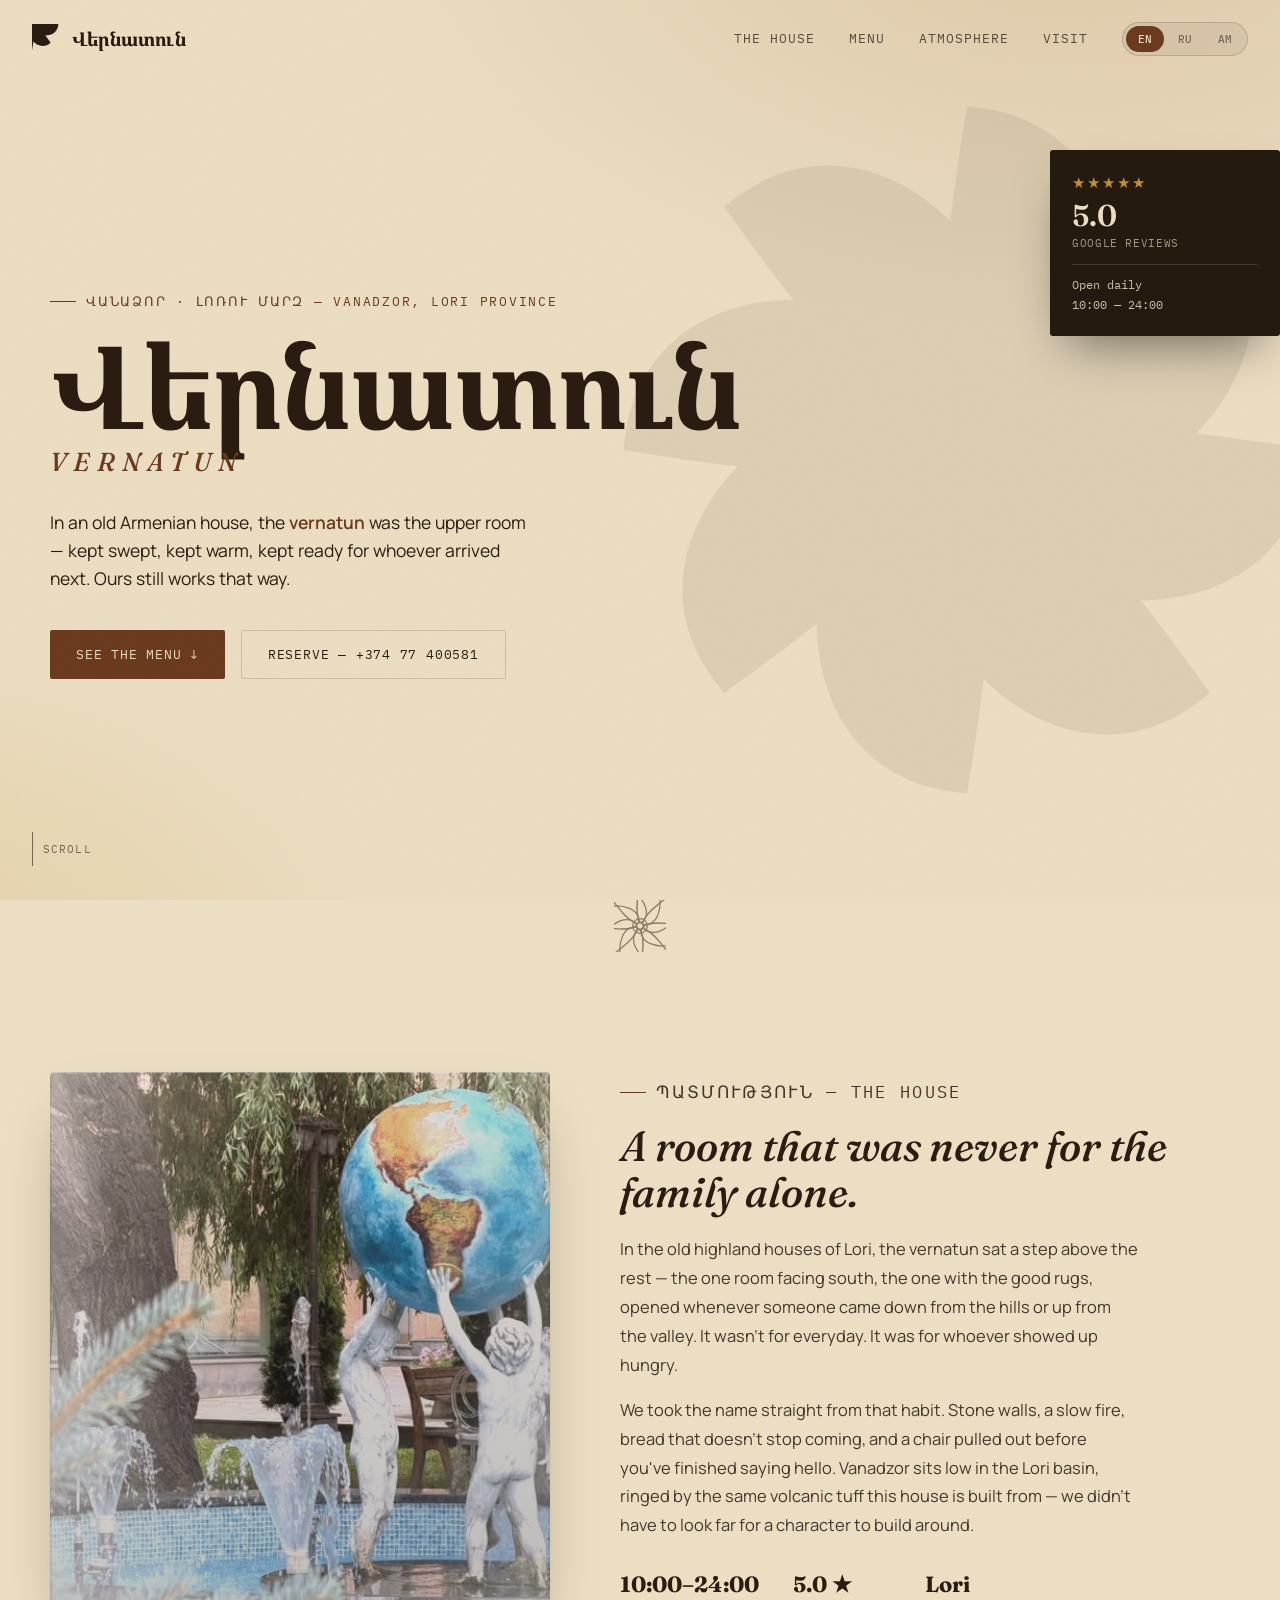
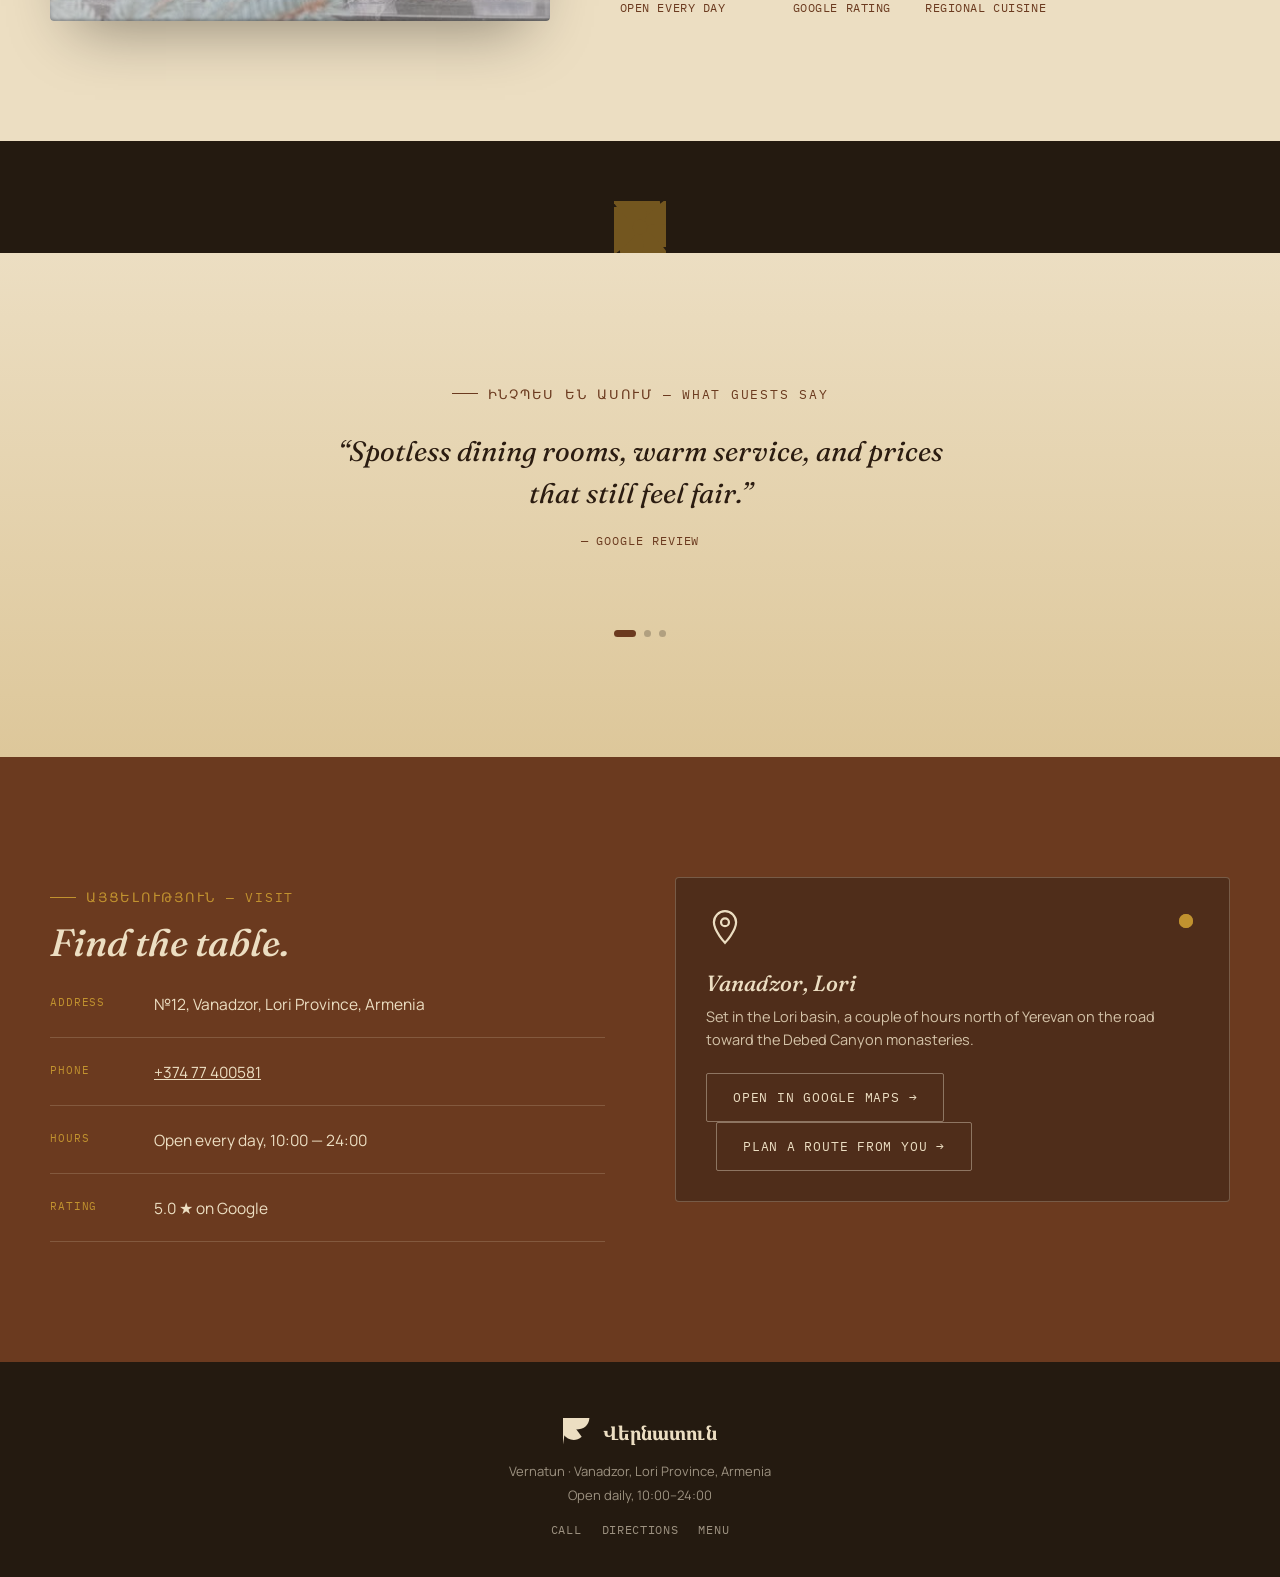
<file: index.html>
<!DOCTYPE html>
<html lang="en">
<head>
<meta charset="UTF-8">
<meta name="viewport" content="width=device-width, initial-scale=1.0">
<title>Վերնատուն · Vernatun — Vanadzor</title>
<meta name="description" content="Vernatun — an Armenian restaurant in Vanadzor, Lori Province. Khorovats, khashlama, dolma, fresh lavash, and the old habit of keeping a room ready for guests.">
<link rel="preconnect" href="https://fonts.googleapis.com">
<link rel="preconnect" href="https://fonts.gstatic.com" crossorigin>
<link href="https://fonts.googleapis.com/css2?family=Fraunces:opsz,wght@9..144,300;9..144,400;9..144,500;9..144,600;9..144,700&family=Noto+Serif+Armenian:wght@400;600;700&family=Manrope:wght@400;500;600;700&family=IBM+Plex+Mono:wght@400;500&display=swap" rel="stylesheet">
<link rel="stylesheet" href="style.css">
</head>
<body>

<div class="grain" aria-hidden="true"></div>

<!-- ============ HEADER ============ -->
<header id="siteHeader">
  <a href="#top" class="brand">
    <svg viewBox="0 0 100 100" fill="none" aria-hidden="true"><use href="#emblem-petal-group"></use></svg>
    Վերնատուն
  </a>
  <nav>
    <a href="#story" data-i18n="nav_house">The House</a>
    <a href="menu.html" data-i18n="nav_menu">Menu</a>
    <a href="#atmosphere" data-i18n="nav_atmosphere">Atmosphere</a>
    <a href="visit.html" data-i18n="nav_visit">Visit</a>
    <div class="lang-switch" id="langSwitch" role="group" aria-label="Language">
      <span class="lang-thumb" id="langThumb" aria-hidden="true"></span>
      <button type="button" class="lang-btn active" data-lang="en">EN</button>
      <button type="button" class="lang-btn" data-lang="ru">RU</button>
      <button type="button" class="lang-btn" data-lang="hy">AM</button>
    </div>
  </nav>
</header>

<!-- ============ HERO ============ -->
<section class="hero" id="top">
  <svg class="hero-emblem-bg" viewBox="0 0 200 200" aria-hidden="true"><use href="#emblem-petal-group" x="100" y="100"></use></svg>
  <div class="hero-inner">
    <p class="eyebrow" data-i18n="hero_eyebrow">Վանաձոր · Լոռու մարզ — Vanadzor, Lori Province</p>
    <h1 class="word-hy">Վերնատուն</h1>
    <p class="word-lat">Vernatun</p>
    <p class="hero-tagline" data-i18n="hero_tagline">In an old Armenian house, the <b>vernatun</b> was the upper room — kept swept, kept warm, kept ready for whoever arrived next. Ours still works that way.</p>
    <div class="hero-actions">
      <a href="menu.html" class="btn btn-solid" data-i18n="hero_cta_menu">See the menu ↓</a>
      <a href="tel:+37477400581" class="btn btn-ghost" data-i18n="hero_cta_reserve">Reserve — +374 77 400581</a>
    </div>
  </div>
  <div class="hero-plaque">
    <div class="stars">★★★★★</div>
    <div class="rating-num">5.0</div>
    <div class="rating-sub" data-i18n="plaque_reviews">Google reviews</div>
    <div class="plaque-row" data-i18n="plaque_hours">Open daily<br>10:00 — 24:00</div>
  </div>
  <div class="scroll-cue"><span class="line"></span> <span data-i18n="scroll_cue">Scroll</span></div>
</section>

<!-- shared emblem defs -->
<svg width="0" height="0" style="position:absolute" aria-hidden="true">
  <defs>
    <path id="petal" d="M0,-88 C34,-86 46,-52 34,-20 C27,-4 10,4 0,-8 C-8,-18 -8,-40 0,-88 Z"></path>
    <g id="emblem-petal-group">
      <g fill="currentColor" stroke="none" transform="translate(0,0)">
        <use href="#petal" transform="rotate(0)"/>
        <use href="#petal" transform="rotate(45)"/>
        <use href="#petal" transform="rotate(90)"/>
        <use href="#petal" transform="rotate(135)"/>
        <use href="#petal" transform="rotate(180)"/>
        <use href="#petal" transform="rotate(225)"/>
        <use href="#petal" transform="rotate(270)"/>
        <use href="#petal" transform="rotate(315)"/>
        <circle r="14"/>
      </g>
    </g>
  </defs>
</svg>

<div class="divider reveal">
  <svg viewBox="0 0 100 100" aria-hidden="true">
    <g id="draw-emblem" fill="none" stroke="currentColor" stroke-width="2.4" transform="translate(50,50)">
      <use href="#petal" transform="rotate(0)" class="petal-draw" style="--d:0"/>
      <use href="#petal" transform="rotate(45)" class="petal-draw" style="--d:1"/>
      <use href="#petal" transform="rotate(90)" class="petal-draw" style="--d:2"/>
      <use href="#petal" transform="rotate(135)" class="petal-draw" style="--d:3"/>
      <use href="#petal" transform="rotate(180)" class="petal-draw" style="--d:4"/>
      <use href="#petal" transform="rotate(225)" class="petal-draw" style="--d:5"/>
      <use href="#petal" transform="rotate(270)" class="petal-draw" style="--d:6"/>
      <use href="#petal" transform="rotate(315)" class="petal-draw" style="--d:7"/>
      <circle r="14"/>
    </g>
  </svg>
</div>

<!-- ============ STORY ============ -->
<section class="story" id="story">
  <div class="story-grid">
    <div class="story-art reveal" style="background:linear-gradient(160deg, rgba(169,119,74,0.12), rgba(30,23,18,0.28)), url('[data-uri]'); background-size:cover; background-position:center;"></div>
    <div class="reveal">
      <p class="eyebrow" data-i18n="story_eyebrow">Պատմություն — The House</p>
      <h2 data-i18n="story_h2">A room that was never for the family alone.</h2>
      <p data-i18n="story_p1">In the old highland houses of Lori, the vernatun sat a step above the rest — the one room facing south, the one with the good rugs, opened whenever someone came down from the hills or up from the valley. It wasn't for everyday. It was for whoever showed up hungry.</p>
      <p data-i18n="story_p2">We took the name straight from that habit. Stone walls, a slow fire, bread that doesn't stop coming, and a chair pulled out before you've finished saying hello. Vanadzor sits low in the Lori basin, ringed by the same volcanic tuff this house is built from — we didn't have to look far for a character to build around.</p>
      <div class="story-facts">
        <div><strong>10:00–24:00</strong><span data-i18n="story_fact1">Open every day</span></div>
        <div><strong>5.0 ★</strong><span data-i18n="story_fact2">Google rating</span></div>
        <div><strong>Lori</strong><span data-i18n="story_fact3">Regional cuisine</span></div>
      </div>
    </div>
  </div>
</section>

<div class="divider reveal" style="background:var(--basalt); padding:60px 0 0;">
  <svg viewBox="0 0 100 100" aria-hidden="true" style="color:var(--gold)">
    <g fill="currentColor" transform="translate(50,50)"><use href="#emblem-petal-group"/></g>
  </svg>
</div>


<!-- ============ ATMOSPHERE ============ -->
<section class="atmosphere" id="atmosphere">
  <p class="eyebrow" style="justify-content:center;" data-i18n="atmosphere_eyebrow">Ինչպես են ասում — What guests say</p>
  <div class="quote-wrap reveal" id="quoteWrap">
    <blockquote class="quote active" data-i18n="quote1">“Spotless dining rooms, warm service, and prices that still feel fair.”<span data-i18n="quote_label">— Google review</span></blockquote>
    <blockquote class="quote" data-i18n="quote2">“Armenian cooking done properly, in a room that feels lived-in rather than staged.”<span data-i18n="quote_label">— Google review</span></blockquote>
    <blockquote class="quote" data-i18n="quote3">“The kind of place you'd bring family from out of town.”<span data-i18n="quote_label">— Google review</span></blockquote>
  </div>
  <div class="quote-dots" id="quoteDots"></div>
</section>

<!-- ============ VISIT ============ -->
<section class="visit" id="visit">
  <div class="visit-grid">
    <div class="reveal">
      <p class="eyebrow" data-i18n="visit_eyebrow">Այցելություն — Visit</p>
      <h2 data-i18n="visit_h2">Find the table.</h2>
      <ul class="visit-list">
        <li><span class="k" data-i18n="visit_k_address">Address</span><span data-i18n="visit_v_address">№12, Vanadzor, Lori Province, Armenia</span></li>
        <li><span class="k" data-i18n="visit_k_phone">Phone</span><span><a href="tel:+37477400581" style="text-decoration:underline;">+374 77 400581</a></span></li>
        <li><span class="k" data-i18n="visit_k_hours">Hours</span><span data-i18n="visit_v_hours">Open every day, 10:00 — 24:00</span></li>
        <li><span class="k" data-i18n="visit_k_rating">Rating</span><span data-i18n="visit_v_rating">5.0 ★ on Google</span></li>
      </ul>
    </div>
    <div class="map-card reveal">
      <div class="pulse"></div>
      <svg class="pin" viewBox="0 0 24 24" fill="none" stroke="currentColor" stroke-width="1.4"><path d="M12 22s7-7.58 7-13A7 7 0 1 0 5 9c0 5.42 7 13 7 13Z"/><circle cx="12" cy="9" r="2.5"/></svg>
      <h3 data-i18n="map_title">Vanadzor, Lori</h3>
      <p data-i18n="map_desc">Set in the Lori basin, a couple of hours north of Yerevan on the road toward the Debed Canyon monasteries.</p>
      <a class="btn btn-ghost" href="https://www.google.com/maps/search/?api=1&query=40.811772,44.495703" target="_blank" rel="noopener" data-i18n="map_cta">Open in Google Maps →</a>
      <a class="btn btn-ghost" href="visit.html" style="margin-left:10px; border-color:rgba(236,225,204,0.4); color:var(--parchment);" data-i18n="plan_route">Plan a route from you →</a>
    </div>
  </div>
</section>

<!-- ============ FOOTER ============ -->
<footer>
  <div class="brand"><svg viewBox="0 0 100 100" width="26" height="26" fill="none" aria-hidden="true"><use href="#emblem-petal-group"></use></svg>Վերնատուն</div>
  <p data-i18n="footer_address">Vernatun · Vanadzor, Lori Province, Armenia</p>
  <p data-i18n="footer_hours">Open daily, 10:00–24:00</p>
  <div class="foot-links">
    <a href="tel:+37477400581" data-i18n="foot_call">Call</a>
    <a href="https://www.google.com/maps/search/?api=1&query=40.811772,44.495703" target="_blank" rel="noopener" data-i18n="foot_directions">Directions</a>
    <a href="#menu" data-i18n="foot_menu">Menu</a>
  </div>
</footer>

<!-- scroll progress emblem -->
<div class="progress-emblem" id="progressEmblem" aria-hidden="true">
  <svg viewBox="0 0 100 100">
    <circle cx="50" cy="50" r="44" fill="none" stroke="rgba(36,26,20,0.15)" stroke-width="3"/>
    <circle id="progressRing" cx="50" cy="50" r="44" fill="none" stroke="#6b3a1f" stroke-width="3" stroke-linecap="round" stroke-dasharray="276.5" stroke-dashoffset="276.5" transform="rotate(-90 50 50)"/>
    <g fill="#6b3a1f" transform="translate(50,50) scale(0.34)"><use href="#emblem-petal-group"/></g>
  </svg>
</div>

<script src="script.js"></script>
</body>
</html>
</file>
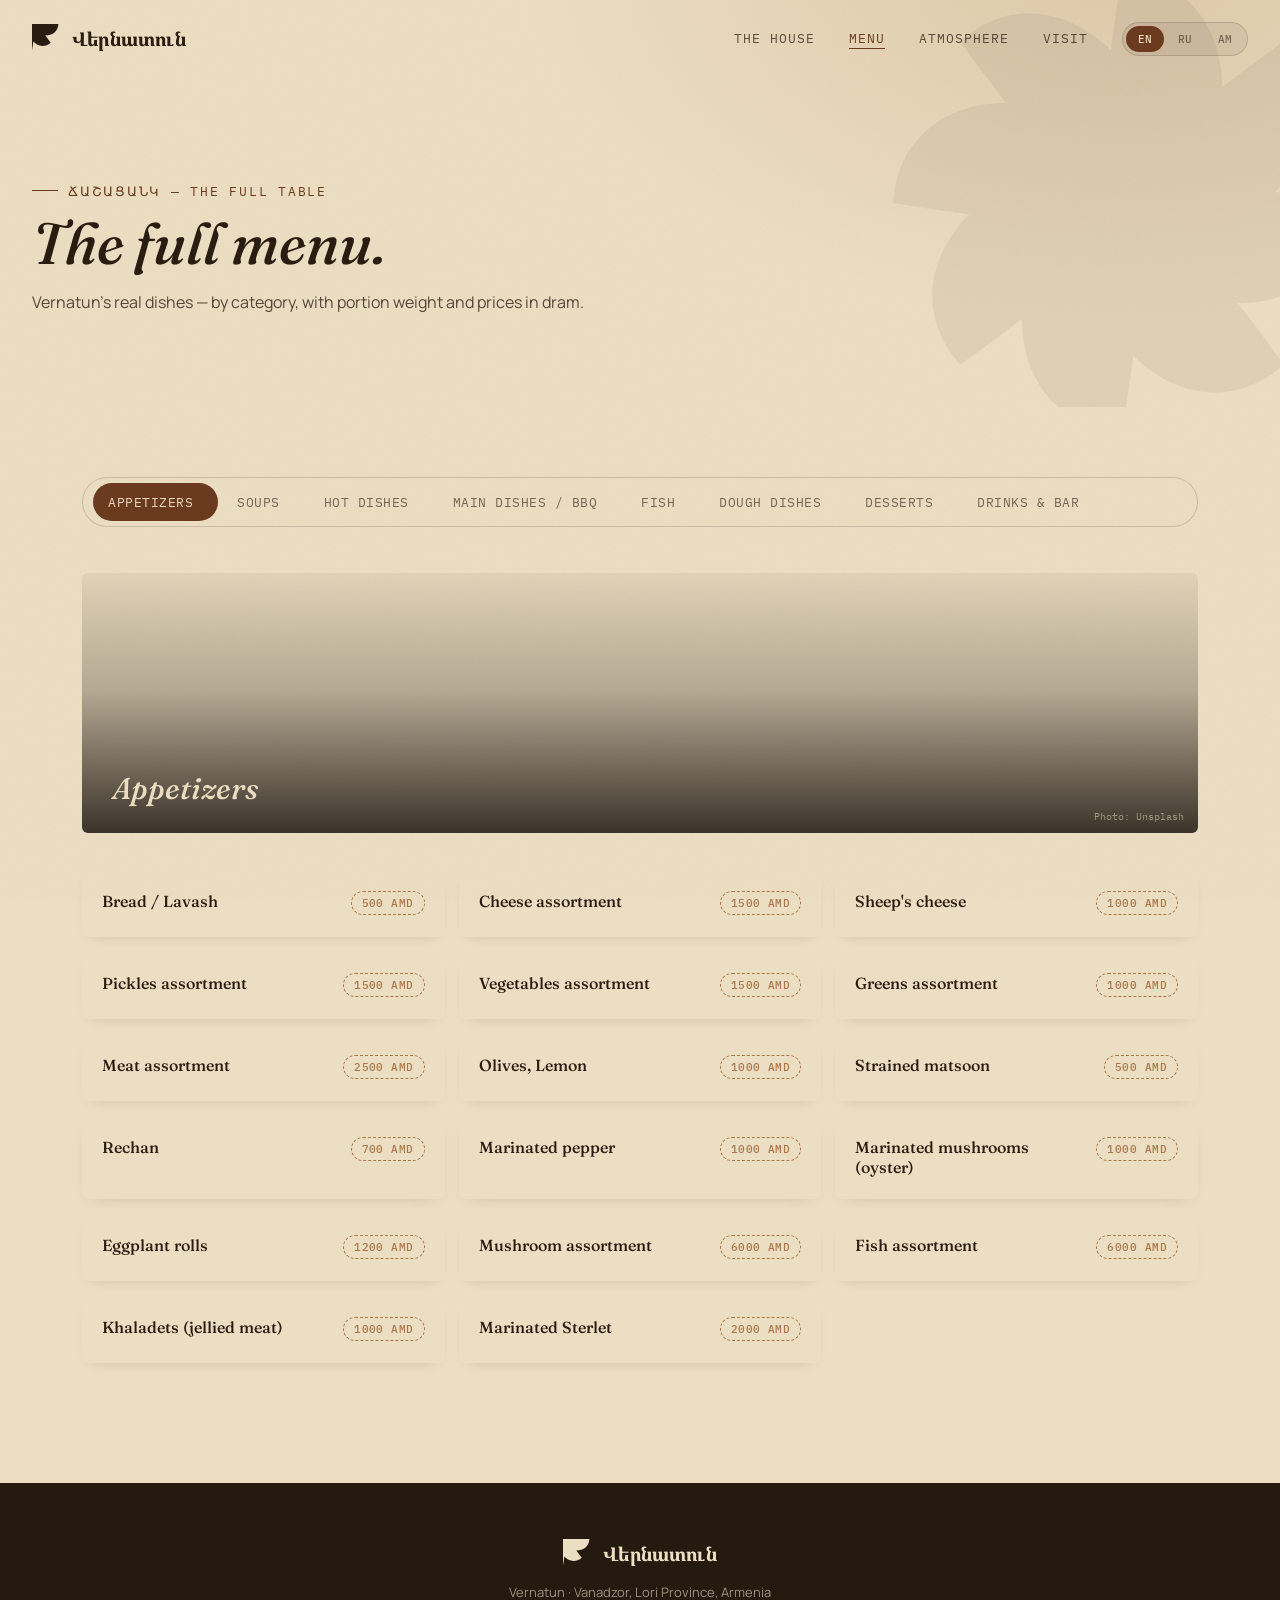
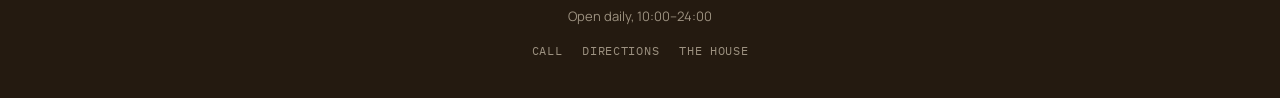
<file: menu.html>
<!DOCTYPE html>
<html lang="en">
<head>
<meta charset="UTF-8">
<meta name="viewport" content="width=device-width, initial-scale=1.0">
<title>Ճաշացանկ · Full Menu — Vernatun</title>
<meta name="description" content="Vernatun full menu — appetizers, soups, hot dishes, BBQ, and dough dishes. Vanadzor, Lori Province, Armenia.">
<link rel="preconnect" href="https://fonts.googleapis.com">
<link rel="preconnect" href="https://fonts.gstatic.com" crossorigin>
<link href="https://fonts.googleapis.com/css2?family=Fraunces:opsz,wght@9..144,300;9..144,400;9..144,500;9..144,600;9..144,700&family=Noto+Serif+Armenian:wght@400;600;700&family=Manrope:wght@400;500;600;700&family=IBM+Plex+Mono:wght@400;500&display=swap" rel="stylesheet">
<link rel="stylesheet" href="style.css">
</head>
<body>

<div class="grain" aria-hidden="true"></div>

<header id="siteHeader">
  <a href="index.html" class="brand">
    <svg viewBox="0 0 100 100" fill="none" aria-hidden="true"><use href="#emblem-petal-group"></use></svg>
    Վերնատուն
  </a>
  <nav>
    <a href="index.html#story" data-i18n="nav_house">The House</a>
    <a href="menu.html" class="nav-current" data-i18n="nav_menu">Menu</a>
    <a href="index.html#atmosphere" data-i18n="nav_atmosphere">Atmosphere</a>
    <a href="visit.html" data-i18n="nav_visit">Visit</a>
    <div class="lang-switch" id="langSwitch" role="group" aria-label="Language">
      <span class="lang-thumb" id="langThumb" aria-hidden="true"></span>
      <button type="button" class="lang-btn active" data-lang="en">EN</button>
      <button type="button" class="lang-btn" data-lang="ru">RU</button>
      <button type="button" class="lang-btn" data-lang="hy">AM</button>
    </div>
  </nav>
</header>

<svg width="0" height="0" style="position:absolute" aria-hidden="true">
  <defs>
    <path id="petal" d="M0,-88 C34,-86 46,-52 34,-20 C27,-4 10,4 0,-8 C-8,-18 -8,-40 0,-88 Z"></path>
    <g id="emblem-petal-group">
      <g fill="currentColor" stroke="none" transform="translate(0,0)">
        <use href="#petal" transform="rotate(0)"/>
        <use href="#petal" transform="rotate(45)"/>
        <use href="#petal" transform="rotate(90)"/>
        <use href="#petal" transform="rotate(135)"/>
        <use href="#petal" transform="rotate(180)"/>
        <use href="#petal" transform="rotate(225)"/>
        <use href="#petal" transform="rotate(270)"/>
        <use href="#petal" transform="rotate(315)"/>
        <circle r="14"/>
      </g>
    </g>

  </defs>
</svg>

<section class="page-hero">
  <svg class="hero-emblem-bg" viewBox="0 0 200 200" style="position:absolute; top:50%; right:-8%; transform:translateY(-50%); animation:spin 140s linear infinite;" aria-hidden="true"><use href="#emblem-petal-group" x="100" y="100"></use></svg>
  <p class="eyebrow" data-i18n="page_menu_eyebrow">Ճաշացանկ — The Full Table</p>
  <h1 data-i18n="page_menu_h1">The full menu.</h1>
  <p class="page-sub" data-i18n="page_menu_sub">Vernatun's real dishes — by category, with portion weight and prices in dram.</p>
</section>

<section style="padding:70px 32px 120px;">
  <div class="container" style="max-width:1180px; margin:0 auto;">

    <div class="menu-cats reveal" id="menuCats">
      <span class="cat-thumb" id="catThumb"></span>
      <button class="cat-btn active" data-cat="appetizers" data-i18n="cat_appetizers">Appetizers</button>
      <button class="cat-btn" data-cat="soups" data-i18n="cat_soups">Soups</button>
      <button class="cat-btn" data-cat="hot" data-i18n="cat_hot">Hot Dishes</button>
      <button class="cat-btn" data-cat="bbq" data-i18n="cat_bbq">Main Dishes / BBQ</button>
      <button class="cat-btn" data-cat="fish" data-i18n="cat_fish">Fish</button>
      <button class="cat-btn" data-cat="dough" data-i18n="cat_dough">Dough Dishes</button>
      <button class="cat-btn" data-cat="desserts" data-i18n="cat_desserts">Desserts</button>
      <button class="cat-btn" data-cat="drinks" data-i18n="cat_drinks">Drinks & Bar</button>
    </div>

    <!-- category banners -->
    <div class="cat-banner" data-banner="appetizers" style="background-image:url('https://images.unsplash.com/photo-1589881133595-a3c085cb731d?w=1200&q=70&auto=format&fit=crop&h=500');">
      <div class="cat-banner-label"><h3 data-i18n="cat_appetizers">Appetizers</h3></div>
      <span class="cat-banner-credit">Photo: Unsplash</span>
    </div>
    <div class="cat-banner hidden" data-banner="soups" style="background-image:url('https://images.unsplash.com/photo-1606791496080-69a6e309f42c?w=1200&q=70&auto=format&fit=crop&h=500');">
      <div class="cat-banner-label"><h3 data-i18n="cat_soups">Soups</h3></div>
      <span class="cat-banner-credit">Photo: Unsplash</span>
    </div>
    <div class="cat-banner hidden" data-banner="hot" style="background-image:url('https://images.unsplash.com/photo-1596797038530-2c107229654b?w=1200&q=70&auto=format&fit=crop&h=500');">
      <div class="cat-banner-label"><h3 data-i18n="cat_hot">Hot Dishes</h3></div>
      <span class="cat-banner-credit">Photo: Unsplash</span>
    </div>
    <div class="cat-banner hidden" data-banner="bbq" style="background-image:url('https://images.unsplash.com/photo-1767974968707-db3d448d4ef3?w=1200&q=70&auto=format&fit=crop&h=500');">
      <div class="cat-banner-label"><h3 data-i18n="cat_bbq">Main Dishes / BBQ</h3></div>
      <span class="cat-banner-credit">Photo: Unsplash</span>
    </div>
    <div class="cat-banner hidden" data-banner="fish" style="background-image:url('https://images.unsplash.com/photo-1519708227418-c8fd9a32b7a2?w=1200&q=70&auto=format&fit=crop&h=500');">
      <div class="cat-banner-label"><h3 data-i18n="cat_fish">Fish</h3></div>
      <span class="cat-banner-credit">Photo: Unsplash</span>
    </div>
    <div class="cat-banner hidden" data-banner="dough" style="background-image:url('https://images.unsplash.com/photo-1746185601009-3ddac4b23121?w=1200&q=70&auto=format&fit=crop&h=500');">
      <div class="cat-banner-label"><h3 data-i18n="cat_dough">Dough Dishes</h3></div>
      <span class="cat-banner-credit">Photo: Unsplash</span>
    </div>
    <div class="cat-banner hidden" data-banner="desserts" style="background-image:url('https://images.unsplash.com/photo-1606890737304-57a1ca8a5b62?w=1200&q=70&auto=format&fit=crop&h=500');">
      <div class="cat-banner-label"><h3 data-i18n="cat_desserts">Desserts</h3></div>
      <span class="cat-banner-credit">Photo: Unsplash</span>
    </div>
    <div class="cat-banner hidden" data-banner="drinks" style="background-image:url('https://images.unsplash.com/photo-1470337458703-46ad1756a187?w=1200&q=70&auto=format&fit=crop&h=500');">
      <div class="cat-banner-label"><h3 data-i18n="cat_drinks">Drinks & Bar</h3></div>
      <span class="cat-banner-credit">Photo: Unsplash</span>
    </div>

    <div class="menu-items reveal-stagger" id="menuItems">

      <!-- APPETIZERS -->
      <div class="dish" id="dish-lavash" data-cat="appetizers"><h3><span data-i18n="ap1_name">Bread / Lavash</span><span class="price-chip">500 AMD</span></h3></div>
      <div class="dish" id="dish-cheeseassortment" data-cat="appetizers"><h3><span data-i18n="ap2_name">Cheese assortment</span><span class="price-chip">1500 AMD</span></h3></div>
      <div class="dish" id="dish-sheepcheese" data-cat="appetizers"><h3><span data-i18n="ap3_name">Sheep's cheese</span><span class="price-chip">1000 AMD</span></h3></div>
      <div class="dish" id="dish-pickles" data-cat="appetizers"><h3><span data-i18n="ap4_name">Pickles assortment</span><span class="price-chip">1500 AMD</span></h3></div>
      <div class="dish" id="dish-vegetables" data-cat="appetizers"><h3><span data-i18n="ap5_name">Vegetables assortment</span><span class="price-chip">1500 AMD</span></h3></div>
      <div class="dish" id="dish-greens" data-cat="appetizers"><h3><span data-i18n="ap6_name">Greens assortment</span><span class="price-chip">1000 AMD</span></h3></div>
      <div class="dish" id="dish-meatassortment" data-cat="appetizers"><h3><span data-i18n="ap7_name">Meat assortment</span><span class="price-chip">2500 AMD</span></h3></div>
      <div class="dish" data-cat="appetizers"><h3><span data-i18n="ap8_name">Olives, Lemon</span><span class="price-chip">1000 AMD</span></h3></div>
      <div class="dish" data-cat="appetizers"><h3><span data-i18n="ap9_name">Strained matsoon</span><span class="price-chip">500 AMD</span></h3></div>
      <div class="dish" id="dish-rechan" data-cat="appetizers"><h3><span data-i18n="ap10_name">Rechan</span><span class="price-chip">700 AMD</span></h3></div>
      <div class="dish" id="dish-pepper" data-cat="appetizers"><h3><span data-i18n="ap11_name">Marinated pepper</span><span class="price-chip">1000 AMD</span></h3></div>
      <div class="dish" id="dish-picklemushrooms" data-cat="appetizers"><h3><span data-i18n="ap12_name">Marinated mushrooms (oyster)</span><span class="price-chip">1000 AMD</span></h3></div>
      <div class="dish" id="dish-eggplantroll" data-cat="appetizers"><h3><span data-i18n="ap13_name">Eggplant rolls</span><span class="price-chip">1200 AMD</span></h3></div>
      <div class="dish" id="dish-mushroomplatter" data-cat="appetizers"><h3><span data-i18n="ap14_name">Mushroom assortment</span><span class="price-chip">6000 AMD</span></h3></div>
      <div class="dish" id="dish-fishplatter" data-cat="appetizers"><h3><span data-i18n="ap15_name">Fish assortment</span><span class="price-chip">6000 AMD</span></h3></div>
      <div class="dish" id="dish-aspic" data-cat="appetizers"><h3><span data-i18n="ap16_name">Khaladets (jellied meat)</span><span class="price-chip">1000 AMD</span></h3></div>
      <div class="dish" id="dish-picklesterlet" data-cat="appetizers"><h3><span data-i18n="ap17_name">Marinated Sterlet</span><span class="price-chip">2000 AMD</span></h3></div>

      <!-- SOUPS -->
      <div class="dish" id="dish-piti" data-cat="soups" style="display:none;"><h3><span data-i18n="so1_name">Piti lamb/veal</span><span class="price-chip">1200 AMD</span></h3></div>
      <div class="dish" id="dish-spas" data-cat="soups" style="display:none;"><h3><span data-i18n="so2_name">Spas</span><span class="price-chip">800 AMD</span></h3></div>
      <div class="dish" id="dish-solyanka" data-cat="soups" style="display:none;"><h3><span data-i18n="so3_name">Solyanka</span><span class="price-chip">1500 AMD</span></h3></div>

      <!-- HOT DISHES -->
      <div class="subgroup-label" data-cat="hot" style="display:none;" data-i18n="hot_sub_classics">Chef's Specialties</div>
      <div class="dish" id="dish-ghaurma" data-cat="hot" style="display:none;"><h3><span data-i18n="ho1_name">Fried meat (Ghaurma)</span><span class="price-chip">12,000 AMD</span></h3></div>
      <div class="dish" id="dish-summertolma" data-cat="hot" style="display:none;"><h3><span data-i18n="ho2_name">Summer dolma</span><span class="price-chip">6 pcs — 2000 AMD</span></h3></div>
      <div class="dish" data-cat="hot" style="display:none;"><h3><span data-i18n="ho3_name">Bush dolma</span><span class="price-chip">6 pcs — 2000 AMD</span></h3></div>
      <div class="dish" data-cat="hot" style="display:none;"><h3><span data-i18n="ho4_name">Signature dish "Vernatun"</span><span class="price-chip">8000 AMD</span></h3></div>

      <div class="subgroup-label" data-cat="hot" style="display:none;" data-i18n="hot_sub_meat">Meat & Poultry</div>
      <div class="dish" id="dish-khashlamaveal" data-cat="hot" style="display:none;"><h3><span data-i18n="hd1_name">Khashlama with veal</span><span class="price-chip">7000 AMD</span></h3></div>
      <div class="dish" id="dish-medallions" data-cat="hot" style="display:none;"><h3><span data-i18n="hd2_name">Veal medallion with mushroom sauce</span><span class="price-chip">2800 AMD</span></h3></div>
      <div class="dish" id="dish-chashashuri-new" data-cat="hot" style="display:none;"><h3><span data-i18n="hd3_name">Chashashuri (veal, tomato)</span><span class="price-chip">2300 AMD</span></h3></div>
      <div class="dish" id="dish-ribeye" data-cat="hot" style="display:none;"><h3><span data-i18n="hd4_name">Beef steak</span><span class="price-chip">2200 AMD</span></h3></div>
      <div class="dish" id="dish-khashlamapotato" data-cat="hot" style="display:none;"><h3><span data-i18n="hd5_name">Veal khashlama with potatoes</span><span class="price-chip">3000 AMD</span></h3></div>
      <div class="dish" data-cat="hot" style="display:none;"><h3><span data-i18n="hd6_name">Kofta</span><span class="price-chip">6000 AMD</span></h3></div>
      <div class="dish" id="dish-tzhvzhik" data-cat="hot" style="display:none;"><h3><span data-i18n="hd7_name">Beef Tzhvzhik</span><span class="price-chip">1200 AMD</span></h3></div>
      <div class="dish" id="dish-beefkhurjin" data-cat="hot" style="display:none;"><h3><span data-i18n="hd8_name">Beef Khurjin (tomato, pepper, lavash)</span><span class="price-chip">2500 AMD</span></h3></div>
      <div class="dish" id="dish-shilagari" data-cat="hot" style="display:none;"><h3><span data-i18n="hd9_name">Lamb porridge</span><span class="price-chip">1200 AMD</span></h3></div>
      <div class="dish" id="dish-lambkhashlama" data-cat="hot" style="display:none;"><h3><span data-i18n="hd10_name">Lamb Khashlama</span><span class="price-chip">7500 AMD</span></h3></div>
      <div class="dish" id="dish-lambchalaghaj" data-cat="hot" style="display:none;"><h3><span data-i18n="hd11_name">Lamb chop</span><span class="price-chip">6000 AMD</span></h3></div>
      <div class="dish" data-cat="hot" style="display:none;"><h3><span data-i18n="hd12_name">Lamb Khurjin (lamb, tomato, pepper, lavash)</span><span class="price-chip">2500 AMD</span></h3></div>
      <div class="dish" id="dish-chickenchakhobili" data-cat="hot" style="display:none;"><h3><span data-i18n="hd13_name">Chicken Chakhobili</span><span class="price-chip">1500 AMD</span></h3></div>
      <div class="dish" id="dish-turkeychakhobili" data-cat="hot" style="display:none;"><h3><span data-i18n="hd14_name">Turkey Chakhobili</span><span class="price-chip">1800 AMD</span></h3></div>
      <div class="dish" id="dish-chickenwings" data-cat="hot" style="display:none;"><h3><span data-i18n="hd15_name">Mexican chicken wings</span><span class="price-chip">2000 AMD</span></h3></div>
      <div class="dish" id="dish-tapaka" data-cat="hot" style="display:none;"><h3><span data-i18n="hd16_name">Fried chicken</span><span class="price-chip">2000 AMD</span></h3></div>
      <div class="dish" id="dish-stuffedchicken" data-cat="hot" style="display:none;"><h3><span data-i18n="hd17_name">Oven chicken stuffed with rice</span><span class="price-chip">6500 AMD</span></h3></div>
      <div class="dish" id="dish-quail" data-cat="hot" style="display:none;"><h3><span data-i18n="hd18_name">Quail</span><span class="price-chip">2100 AMD</span></h3></div>
      <div class="dish" id="dish-friedpotatopork" data-cat="hot" style="display:none;"><h3><span data-i18n="hd19_name">Fried potato with pork</span><span class="price-chip">2200 AMD</span></h3></div>
      <div class="dish" id="dish-ojakhuri" data-cat="hot" style="display:none;"><h3><span data-i18n="hd20_name">Ojakhuri (pork, potato, tomato, pepper)</span><span class="price-chip">2000 AMD</span></h3></div>
      <div class="dish" id="dish-rabbitchakh" data-cat="hot" style="display:none;"><h3><span data-i18n="hd21_name">Rabbit Chakhobili</span><span class="price-chip">2500 AMD</span></h3></div>
      <div class="dish" id="dish-potatorabbit" data-cat="hot" style="display:none;"><h3><span data-i18n="hd22_name">Fried potato with rabbit</span><span class="price-chip">2200 AMD</span></h3></div>
      <div class="dish" id="dish-rabbitwine" data-cat="hot" style="display:none;"><h3><span data-i18n="hd23_name">Rabbit boiled in wine</span><span class="price-chip">3000 AMD</span></h3></div>
      <div class="dish" id="dish-porkshank" data-cat="hot" style="display:none;"><h3><span data-i18n="hd24_name">Pork shank (1kg)</span><span class="price-chip">4000 AMD</span></h3></div>

      <div class="subgroup-label" data-cat="hot" style="display:none;" data-i18n="hot_sub_sides">Garnishes & Sides</div>
      <div class="dish" data-cat="hot" style="display:none;"><h3><span data-i18n="gs1_name">Plech</span><span class="price-chip">500 AMD</span></h3></div>
      <div class="dish" id="dish-fries" data-cat="hot" style="display:none;"><h3><span data-i18n="gs2_name">Fries</span><span class="price-chip">700 AMD</span></h3></div>
      <div class="dish" data-cat="hot" style="display:none;"><h3><span data-i18n="gs3_name">Smashed potatoes</span><span class="price-chip">600 AMD</span></h3></div>
      <div class="dish" data-cat="hot" style="display:none;"><h3><span data-i18n="gs4_name">Country potatoes</span><span class="price-chip">700 AMD</span></h3></div>
      <div class="dish" data-cat="hot" style="display:none;"><h3><span data-i18n="gs5_name">Arishta</span><span class="price-chip">900 AMD</span></h3></div>
      <div class="dish" data-cat="hot" style="display:none;"><h3><span data-i18n="gs6_name">Arishta with vegetables</span><span class="price-chip">1000 AMD</span></h3></div>
      <div class="dish" data-cat="hot" style="display:none;"><h3><span data-i18n="gs7_name">Risotto rice</span><span class="price-chip">1300 AMD</span></h3></div>
      <div class="dish" data-cat="hot" style="display:none;"><h3><span data-i18n="gs8_name">Porridge with rice and veal/lamb</span><span class="price-chip">1200 AMD</span></h3></div>
      <div class="dish" data-cat="hot" style="display:none;"><h3><span data-i18n="gs9_name">Pilaf with mushroom and spelt</span><span class="price-chip">1200 AMD</span></h3></div>
      <div class="dish" id="dish-friedpea" data-cat="hot" style="display:none;"><h3><span data-i18n="gs10_name">Fried pea</span><span class="price-chip">1000 AMD</span></h3></div>
      <div class="dish" id="dish-friedmushroom" data-cat="hot" style="display:none;"><h3><span data-i18n="gs11_name">Fried mushroom</span><span class="price-chip">1500 AMD</span></h3></div>
      <div class="dish" data-cat="hot" style="display:none;"><h3><span data-i18n="gs12_name">Fried greens</span><span class="price-chip">1000 AMD</span></h3></div>
      <div class="dish" data-cat="hot" style="display:none;"><h3><span data-i18n="gs13_name">Fried eggplant and zucchini</span><span class="price-chip">1000 AMD</span></h3></div>
      <div class="dish" id="dish-greenbeans" data-cat="hot" style="display:none;"><h3><span data-i18n="gs14_name">Fried green beans</span><span class="price-chip">1000 AMD</span></h3></div>
      <div class="dish" data-cat="hot" style="display:none;"><h3><span data-i18n="gs15_name">Omelette with cheese</span><span class="price-chip">1000 AMD</span></h3></div>
      <div class="dish" id="dish-omeletbasturma" data-cat="hot" style="display:none;"><h3><span data-i18n="gs16_name">Omelette with basturma</span><span class="price-chip">1000 AMD</span></h3></div>
      <div class="dish" data-cat="hot" style="display:none;"><h3><span data-i18n="gs17_name">Omelette with ham</span><span class="price-chip">1000 AMD</span></h3></div>
      <div class="dish" data-cat="hot" style="display:none;"><h3><span data-i18n="gs18_name">Omelette with tomato</span><span class="price-chip">1000 AMD</span></h3></div>
      <div class="dish" data-cat="hot" style="display:none;"><h3><span data-i18n="gs19_name">Omelette with pea</span><span class="price-chip">1000 AMD</span></h3></div>
      <div class="dish" id="dish-omeletplain" data-cat="hot" style="display:none;"><h3><span data-i18n="gs20_name">Omelette</span><span class="price-chip">500 AMD</span></h3></div>

      <!-- MAIN / BBQ -->
      <div class="subgroup-label" data-cat="bbq" style="display:none;" data-i18n="bbq_sub_grill">BBQ / Shashlik</div>
      <div class="dish" data-cat="bbq" style="display:none;"><h3><span data-i18n="bb1_name">Veal</span><span class="price-chip">8000 AMD</span></h3></div>
      <div class="dish" id="dish-chickenbbq" data-cat="bbq" style="display:none;"><h3><span data-i18n="bb2_name">Chicken BBQ</span><span class="price-chip">8000 AMD</span></h3></div>
      <div class="dish" data-cat="bbq" style="display:none;"><h3><span data-i18n="bb3_name">Pork</span><span class="price-chip">6000 AMD</span></h3></div>
      <div class="dish" data-cat="bbq" style="display:none;"><h3><span data-i18n="bb4_name">Lamb</span><span class="price-chip">8000 AMD</span></h3></div>
      <div class="dish" data-cat="bbq" style="display:none;"><h3><span data-i18n="bb5_name">Trout</span><span class="price-chip">9500 AMD</span></h3></div>
      <div class="dish" data-cat="bbq" style="display:none;"><h3><span data-i18n="bb6_name">Sterlet</span><span class="price-chip">9500 AMD</span></h3></div>
      <div class="dish" data-cat="bbq" style="display:none;"><h3><span data-i18n="bb7_name">Veal Kebab</span><span class="price-chip">1200 AMD</span></h3></div>
      <div class="dish" data-cat="bbq" style="display:none;"><h3><span data-i18n="bb8_name">Tenderloin</span><span class="price-chip">1200 AMD</span></h3></div>
      <div class="dish" data-cat="bbq" style="display:none;"><h3><span data-i18n="bb9_name">Turkey</span><span class="price-chip">5000 AMD</span></h3></div>
      <div class="subgroup-label" data-cat="bbq" style="display:none;" data-i18n="bbq_sub_extra">Sides for the grill</div>
      <div class="dish" data-cat="bbq" style="display:none;"><h3><span data-i18n="bb10_name">Champignon</span><span class="price-chip">1500 AMD</span></h3></div>
      <div class="dish" id="dish-potatoskewer" data-cat="bbq" style="display:none;"><h3><span data-i18n="bb11_name">Potato</span><span class="price-chip">500 AMD</span></h3></div>
      <div class="dish" data-cat="bbq" style="display:none;"><h3><span data-i18n="bb12_name">Vegetables</span><span class="price-chip">1000 AMD</span></h3></div>

      <!-- DOUGH -->
      <div class="dish" data-cat="dough" style="display:none;"><h3><span data-i18n="do1_name">Khinkali</span><span class="price-chip">350 AMD</span></h3></div>
      <div class="dish" data-cat="dough" style="display:none;"><h3><span data-i18n="do2_name">Fried Khinkali</span><span class="price-chip">400 AMD</span></h3></div>
      <div class="dish" data-cat="dough" style="display:none;"><h3><span data-i18n="do3_name">Pizza assortment</span><span class="price-chip">3500 AMD</span></h3></div>
      <div class="dish" data-cat="dough" style="display:none;"><h3><span data-i18n="do4_name">Adjara Khachapuri</span><span class="price-chip">1300 AMD</span></h3></div>
      <div class="dish" data-cat="dough" style="display:none;"><h3><span data-i18n="do5_name">Imeretian Khachapuri</span><span class="price-chip">3000 AMD</span></h3></div>

      <!-- FISH -->
      <div class="dish" data-cat="fish" style="display:none;"><h3><span data-i18n="fi1_name">Boiled trout</span><span class="price-chip">6000 AMD</span></h3></div>
      <div class="dish" data-cat="fish" style="display:none;"><h3><span data-i18n="fi2_name">Oven stuffed trout</span><span class="price-chip">7000 AMD</span></h3></div>
      <div class="dish" id="dish-roastedsterlet" data-cat="fish" style="display:none;"><h3><span data-i18n="fi3_name">Whole Sterlet</span><span class="price-chip">18,000 AMD</span></h3></div>
      <div class="dish" data-cat="fish" style="display:none;"><h3><span data-i18n="fi4_name">Salmon steak</span><span class="price-chip">8000 AMD</span></h3></div>
      <div class="dish" data-cat="fish" style="display:none;"><h3><span data-i18n="fi5_name">Fried shrimp</span><span class="price-chip">13,500 AMD</span></h3></div>
      <div class="dish" data-cat="fish" style="display:none;"><h3><span data-i18n="fi6_name">Boiled shrimp</span><span class="price-chip">13,000 AMD</span></h3></div>

      <!-- DESSERTS -->
      <div class="dish" id="dish-cake" data-cat="desserts" style="display:none;"><h3><span data-i18n="de1_name">Cake</span><span class="price-chip">800 AMD</span></h3></div>
      <div class="dish" id="dish-candy" data-cat="desserts" style="display:none;"><h3><span data-i18n="de2_name">Candy assortment</span><span class="price-chip">2000 AMD</span></h3></div>
      <div class="dish" id="dish-slicedfruit" data-cat="desserts" style="display:none;"><h3><span data-i18n="de3_name">Sliced fruit assortment</span><span class="price-chip">3000 AMD</span></h3></div>
      <div class="dish" id="dish-fruitsalad" data-cat="desserts" style="display:none;"><h3><span data-i18n="de4_name">Fruit salad</span><span class="price-chip">1500 AMD</span></h3></div>
      <div class="dish" id="dish-icecream" data-cat="desserts" style="display:none;"><h3><span data-i18n="de6_name">Ice cream</span><span class="price-chip">600 AMD</span></h3></div>

      <!-- DRINKS & BAR -->
      <div class="subgroup-label" data-cat="drinks" style="display:none;" data-i18n="drinks_sub_fresh">Cold Drinks</div>
      <div class="dish" data-cat="drinks" style="display:none;"><h3><span data-i18n="dr1_name">Lemon Fresh</span><span class="price-chip">500 AMD</span></h3></div>
      <div class="dish" data-cat="drinks" style="display:none;"><h3><span data-i18n="dr2_name">Okroshka</span><span class="price-chip">1500 AMD</span></h3></div>

      <div class="subgroup-label" data-cat="drinks" style="display:none;" data-i18n="drinks_sub_vodka">Vodka</div>
      <div class="dish" data-cat="drinks" style="display:none;"><h3><span>Absolute 0.5l</span><span class="price-chip">7000 AMD</span></h3></div>
      <div class="dish" data-cat="drinks" style="display:none;"><h3><span>Ohanian 0.5l</span><span class="price-chip">8500 AMD</span></h3></div>
      <div class="dish" data-cat="drinks" style="display:none;"><h3><span>Ohanian Ice 0.5l</span><span class="price-chip">8500 AMD</span></h3></div>
      <div class="dish" data-cat="drinks" style="display:none;"><h3><span>Romanov 0.5l</span><span class="price-chip">7000 AMD</span></h3></div>
      <div class="dish" data-cat="drinks" style="display:none;"><h3><span>Russkaya 0.5l</span><span class="price-chip">6000 AMD</span></h3></div>
      <div class="dish" data-cat="drinks" style="display:none;"><h3><span>Stolichnaya 0.5l</span><span class="price-chip">8500 AMD</span></h3></div>
      <div class="dish" data-cat="drinks" style="display:none;"><h3><span>Organic 0.5l</span><span class="price-chip">7500 AMD</span></h3></div>
      <div class="dish" data-cat="drinks" style="display:none;"><h3><span>Danzka 0.5l</span><span class="price-chip">8000 AMD</span></h3></div>
      <div class="dish" data-cat="drinks" style="display:none;"><h3><span>Fayton 0.5l</span><span class="price-chip">4000 AMD</span></h3></div>
      <div class="dish" data-cat="drinks" style="display:none;"><h3><span>Asatryan 0.5l</span><span class="price-chip">8500 AMD</span></h3></div>

      <div class="subgroup-label" data-cat="drinks" style="display:none;" data-i18n="drinks_sub_wine">Cognac / Wine</div>
      <div class="dish" data-cat="drinks" style="display:none;"><h3><span>Ararat 3*</span><span class="price-chip">7000 AMD</span></h3></div>
      <div class="dish" data-cat="drinks" style="display:none;"><h3><span>Ararat 5*</span><span class="price-chip">9000 AMD</span></h3></div>
      <div class="dish" data-cat="drinks" style="display:none;"><h3><span>Karas Wine</span><span class="price-chip">7000 AMD</span></h3></div>
      <div class="dish" data-cat="drinks" style="display:none;"><h3><span>Art Armenia Wine</span><span class="price-chip">3000 AMD</span></h3></div>
      <div class="dish" data-cat="drinks" style="display:none;"><h3><span>Vernatun Wine</span><span class="price-chip">4000 AMD</span></h3></div>
      <div class="dish" data-cat="drinks" style="display:none;"><h3><span>Ijevan Wine</span><span class="price-chip">4500 AMD</span></h3></div>

      <div class="subgroup-label" data-cat="drinks" style="display:none;" data-i18n="drinks_sub_beer">Beer</div>
      <div class="dish" data-cat="drinks" style="display:none;"><h3><span>Kilikia 0.33l</span><span class="price-chip">650 AMD</span></h3></div>
      <div class="dish" data-cat="drinks" style="display:none;"><h3><span>Kilikia 1l</span><span class="price-chip">1500 AMD</span></h3></div>
      <div class="dish" data-cat="drinks" style="display:none;"><h3><span>Corona 0.33l</span><span class="price-chip">1000 AMD</span></h3></div>

      <div class="subgroup-label" data-cat="drinks" style="display:none;" data-i18n="drinks_sub_refresh">Refreshing / Tea / Coffee</div>
      <div class="dish" data-cat="drinks" style="display:none;"><h3><span data-i18n="rf1_name">Lemonade</span><span class="price-chip">300 AMD</span></h3></div>
      <div class="dish" data-cat="drinks" style="display:none;"><h3><span>Coca-Cola 0.33l</span><span class="price-chip">300 AMD</span></h3></div>
      <div class="dish" data-cat="drinks" style="display:none;"><h3><span data-i18n="rf2_name">Mineral water 0.5l</span><span class="price-chip">300 AMD</span></h3></div>
      <div class="dish" data-cat="drinks" style="display:none;"><h3><span data-i18n="rf3_name">Byuregh</span><span class="price-chip">300 AMD</span></h3></div>
      <div class="dish" data-cat="drinks" style="display:none;"><h3><span data-i18n="rf4_name">Compote 1l</span><span class="price-chip">1000 AMD</span></h3></div>
      <div class="dish" data-cat="drinks" style="display:none;"><h3><span data-i18n="rf5_name">Natural juice</span><span class="price-chip">1000 AMD</span></h3></div>
      <div class="dish" data-cat="drinks" style="display:none;"><h3><span data-i18n="rf6_name">Tan 0.5l</span><span class="price-chip">300 AMD</span></h3></div>
      <div class="dish" data-cat="drinks" style="display:none;"><h3><span data-i18n="rf7_name">Tan in a carafe</span><span class="price-chip">800 AMD</span></h3></div>
      <div class="dish" data-cat="drinks" style="display:none;"><h3><span data-i18n="rf8_name">Tea</span><span class="price-chip" data-i18n="price_free">Free</span></h3></div>
      <div class="dish" data-cat="drinks" style="display:none;"><h3><span data-i18n="rf9_name">Coffee</span><span class="price-chip" data-i18n="price_free">Free</span></h3></div>

    </div>
  </div>
</section>

<footer>
  <div class="brand"><svg viewBox="0 0 100 100" width="26" height="26" fill="none" aria-hidden="true"><use href="#emblem-petal-group"></use></svg>Վերնատուն</div>
  <p data-i18n="footer_address">Vernatun · Vanadzor, Lori Province, Armenia</p>
  <p data-i18n="footer_hours">Open daily, 10:00–24:00</p>
  <div class="foot-links">
    <a href="tel:+37477400581" data-i18n="foot_call">Call</a>
    <a href="https://www.google.com/maps/search/?api=1&query=40.811772,44.495703" target="_blank" rel="noopener" data-i18n="foot_directions">Directions</a>
    <a href="index.html#story" data-i18n="nav_house">The House</a>
  </div>
</footer>

<div class="progress-emblem" id="progressEmblem" aria-hidden="true">
  <svg viewBox="0 0 100 100">
    <circle cx="50" cy="50" r="44" fill="none" stroke="rgba(36,26,20,0.15)" stroke-width="3"/>
    <circle id="progressRing" cx="50" cy="50" r="44" fill="none" stroke="#6b3a1f" stroke-width="3" stroke-linecap="round" stroke-dasharray="276.5" stroke-dashoffset="276.5" transform="rotate(-90 50 50)"/>
    <g fill="#6b3a1f" transform="translate(50,50) scale(0.34)"><use href="#emblem-petal-group"/></g>
  </svg>
</div>

<script src="script.js"></script>
<script>
(function(){
  var cats = document.querySelectorAll('.cat-btn');
  var thumb = document.getElementById('catThumb');
  var items = document.getElementById('menuItems');
  var dishes = items.querySelectorAll('.dish, .subgroup-label');
  var banners = document.querySelectorAll('.cat-banner');

  function moveThumb(btn){
    thumb.style.width = btn.offsetWidth + 'px';
    thumb.style.transform = 'translateX(' + btn.offsetLeft + 'px)';
  }

  function showCategory(cat){
    items.classList.add('switching');
    window.setTimeout(function(){
      dishes.forEach(function(d){
        d.style.display = (d.getAttribute('data-cat') === cat) ? '' : 'none';
      });
      banners.forEach(function(b){
        b.classList.toggle('hidden', b.getAttribute('data-banner') !== cat);
      });
      items.classList.remove('switching');
    }, 200);
  }

  cats.forEach(function(btn){
    btn.addEventListener('click', function(){
      cats.forEach(function(b){ b.classList.remove('active'); });
      btn.classList.add('active');
      moveThumb(btn);
      showCategory(btn.getAttribute('data-cat'));
    });
  });

  window.setTimeout(function(){ moveThumb(document.querySelector('.cat-btn.active')); }, 50);
  window.addEventListener('resize', function(){
    moveThumb(document.querySelector('.cat-btn.active'));
  });
})();
</script>
</body>
</html>
</file>
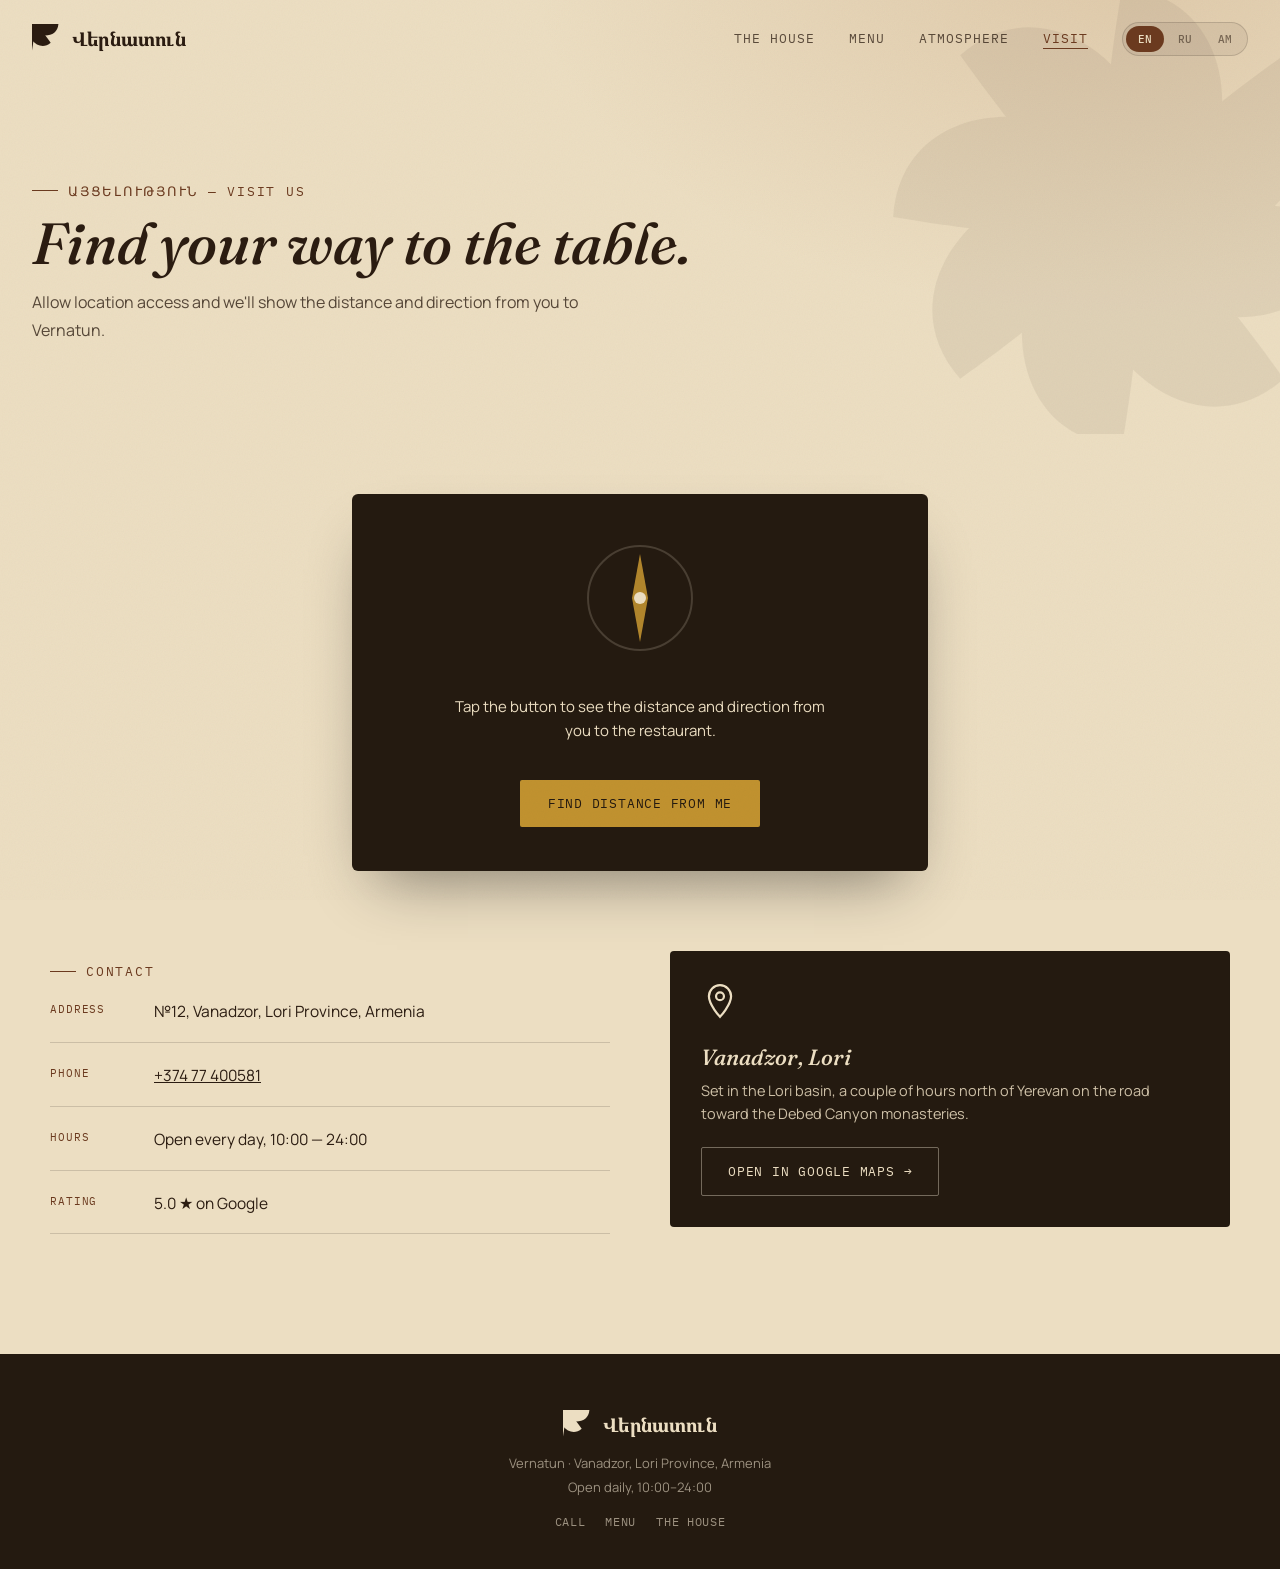
<file: visit.html>
<!DOCTYPE html>
<html lang="en">
<head>
<meta charset="UTF-8">
<meta name="viewport" content="width=device-width, initial-scale=1.0">
<title>Այցելություն · Visit — Vernatun</title>
<meta name="description" content="Find Vernatun in Vanadzor, Lori Province — address, phone, hours, and a live distance/direction check from your location.">
<link rel="preconnect" href="https://fonts.googleapis.com">
<link rel="preconnect" href="https://fonts.gstatic.com" crossorigin>
<link href="https://fonts.googleapis.com/css2?family=Fraunces:opsz,wght@9..144,300;9..144,400;9..144,500;9..144,600;9..144,700&family=Noto+Serif+Armenian:wght@400;600;700&family=Manrope:wght@400;500;600;700&family=IBM+Plex+Mono:wght@400;500&display=swap" rel="stylesheet">
<link rel="stylesheet" href="style.css">
</head>
<body>

<div class="grain" aria-hidden="true"></div>

<header id="siteHeader">
  <a href="index.html" class="brand">
    <svg viewBox="0 0 100 100" fill="none" aria-hidden="true"><use href="#emblem-petal-group"></use></svg>
    Վերնատուն
  </a>
  <nav>
    <a href="index.html#story" data-i18n="nav_house">The House</a>
    <a href="menu.html" data-i18n="nav_menu">Menu</a>
    <a href="index.html#atmosphere" data-i18n="nav_atmosphere">Atmosphere</a>
    <a href="visit.html" class="nav-current" data-i18n="nav_visit">Visit</a>
    <div class="lang-switch" id="langSwitch" role="group" aria-label="Language">
      <span class="lang-thumb" id="langThumb" aria-hidden="true"></span>
      <button type="button" class="lang-btn active" data-lang="en">EN</button>
      <button type="button" class="lang-btn" data-lang="ru">RU</button>
      <button type="button" class="lang-btn" data-lang="hy">AM</button>
    </div>
  </nav>
</header>

<svg width="0" height="0" style="position:absolute" aria-hidden="true">
  <defs>
    <path id="petal" d="M0,-88 C34,-86 46,-52 34,-20 C27,-4 10,4 0,-8 C-8,-18 -8,-40 0,-88 Z"></path>
    <g id="emblem-petal-group">
      <g fill="currentColor" stroke="none" transform="translate(0,0)">
        <use href="#petal" transform="rotate(0)"/>
        <use href="#petal" transform="rotate(45)"/>
        <use href="#petal" transform="rotate(90)"/>
        <use href="#petal" transform="rotate(135)"/>
        <use href="#petal" transform="rotate(180)"/>
        <use href="#petal" transform="rotate(225)"/>
        <use href="#petal" transform="rotate(270)"/>
        <use href="#petal" transform="rotate(315)"/>
        <circle r="14"/>
      </g>
    </g>
  </defs>
</svg>

<section class="page-hero">
  <svg class="hero-emblem-bg" viewBox="0 0 200 200" style="position:absolute; top:50%; right:-8%; transform:translateY(-50%); animation:spin 140s linear infinite;" aria-hidden="true"><use href="#emblem-petal-group" x="100" y="100"></use></svg>
  <p class="eyebrow" data-i18n="page_visit_eyebrow">Այցելություն — Visit Us</p>
  <h1 data-i18n="page_visit_h1">Find your way to the table.</h1>
  <p class="page-sub" data-i18n="page_visit_sub">Allow location access and we'll show the distance and direction from you to Vernatun.</p>
</section>

<section style="padding:60px 32px 40px;">
  <div class="container" style="max-width:640px; margin:0 auto;">
    <div class="geo-card reveal">
      <div class="compass" id="compass">
        <svg viewBox="0 0 120 120">
          <circle class="compass-ring" cx="60" cy="60" r="52"/>
          <circle class="compass-spin" cx="60" cy="60" r="52"/>
          <g class="compass-needle" id="compassNeedle">
            <path d="M60 16 L68 60 L60 104 L52 60 Z" fill="var(--gold)" opacity="0.9"/>
            <circle cx="60" cy="60" r="6" fill="var(--parchment)"/>
          </g>
        </svg>
      </div>
      <p class="geo-status" id="geoStatus" data-i18n="geo_idle">Tap the button to see the distance and direction from you to the restaurant.</p>
      <button type="button" class="geo-btn" id="geoBtn" data-i18n="geo_locate_btn">Find distance from me</button>
      <a href="#" class="geo-directions" id="geoDirections" target="_blank" rel="noopener" data-i18n="geo_directions_btn">Get directions →</a>
    </div>
  </div>
</section>

<section style="padding:40px 32px 120px;">
  <div class="visit-grid" style="max-width:1180px; margin:0 auto; display:grid; grid-template-columns:1fr 1fr; gap:60px; align-items:start;">
    <div class="reveal">
      <p class="eyebrow">Contact</p>
      <ul class="visit-list" style="list-style:none; padding:0; margin:20px 0 0; display:flex; flex-direction:column; gap:20px;">
        <li style="display:flex; gap:16px; font-size:15.5px; line-height:1.6; border-bottom:1px solid var(--line); padding-bottom:18px;"><span class="k" style="font-family:var(--mono); font-size:11px; letter-spacing:0.08em; text-transform:uppercase; color:var(--pomegranate); min-width:88px;" data-i18n="visit_k_address">Address</span><span data-i18n="visit_v_address">№12, Vanadzor, Lori Province, Armenia</span></li>
        <li style="display:flex; gap:16px; font-size:15.5px; line-height:1.6; border-bottom:1px solid var(--line); padding-bottom:18px;"><span class="k" style="font-family:var(--mono); font-size:11px; letter-spacing:0.08em; text-transform:uppercase; color:var(--pomegranate); min-width:88px;" data-i18n="visit_k_phone">Phone</span><span><a href="tel:+37477400581" style="text-decoration:underline;">+374 77 400581</a></span></li>
        <li style="display:flex; gap:16px; font-size:15.5px; line-height:1.6; border-bottom:1px solid var(--line); padding-bottom:18px;"><span class="k" style="font-family:var(--mono); font-size:11px; letter-spacing:0.08em; text-transform:uppercase; color:var(--pomegranate); min-width:88px;" data-i18n="visit_k_hours">Hours</span><span data-i18n="visit_v_hours">Open every day, 10:00 — 24:00</span></li>
        <li style="display:flex; gap:16px; font-size:15.5px; line-height:1.6; border-bottom:1px solid var(--line); padding-bottom:18px;"><span class="k" style="font-family:var(--mono); font-size:11px; letter-spacing:0.08em; text-transform:uppercase; color:var(--pomegranate); min-width:88px;" data-i18n="visit_k_rating">Rating</span><span data-i18n="visit_v_rating">5.0 ★ on Google</span></li>
      </ul>
    </div>
    <div class="map-card reveal" style="background:var(--basalt); color:var(--parchment); border:1px solid var(--line); border-radius:4px; padding:30px;">
      <svg class="pin" viewBox="0 0 24 24" fill="none" stroke="currentColor" stroke-width="1.4" style="width:38px; height:38px; margin-bottom:18px;"><path d="M12 22s7-7.58 7-13A7 7 0 1 0 5 9c0 5.42 7 13 7 13Z"/><circle cx="12" cy="9" r="2.5"/></svg>
      <h3 style="font-family:var(--display-lat); font-weight:500; font-style:italic; font-size:22px; margin:0 0 8px;" data-i18n="map_title">Vanadzor, Lori</h3>
      <p style="font-size:14.5px; line-height:1.6; opacity:0.85; margin:0 0 22px;" data-i18n="map_desc">Set in the Lori basin, a couple of hours north of Yerevan on the road toward the Debed Canyon monasteries.</p>
      <a class="btn btn-ghost" style="border-color:rgba(236,225,204,0.4); color:var(--parchment);" href="https://www.google.com/maps/search/?api=1&query=40.811772,44.495703" target="_blank" rel="noopener" data-i18n="map_cta">Open in Google Maps →</a>
    </div>
  </div>
</section>

<footer>
  <div class="brand"><svg viewBox="0 0 100 100" width="26" height="26" fill="none" aria-hidden="true"><use href="#emblem-petal-group"></use></svg>Վերնատուն</div>
  <p data-i18n="footer_address">Vernatun · Vanadzor, Lori Province, Armenia</p>
  <p data-i18n="footer_hours">Open daily, 10:00–24:00</p>
  <div class="foot-links">
    <a href="tel:+37477400581" data-i18n="foot_call">Call</a>
    <a href="menu.html" data-i18n="foot_menu">Menu</a>
    <a href="index.html#story" data-i18n="nav_house">The House</a>
  </div>
</footer>

<div class="progress-emblem" id="progressEmblem" aria-hidden="true">
  <svg viewBox="0 0 100 100">
    <circle cx="50" cy="50" r="44" fill="none" stroke="rgba(36,26,20,0.15)" stroke-width="3"/>
    <circle id="progressRing" cx="50" cy="50" r="44" fill="none" stroke="#6b3a1f" stroke-width="3" stroke-linecap="round" stroke-dasharray="276.5" stroke-dashoffset="276.5" transform="rotate(-90 50 50)"/>
    <g fill="#6b3a1f" transform="translate(50,50) scale(0.34)"><use href="#emblem-petal-group"/></g>
  </svg>
</div>

<script src="script.js"></script>
<script>
(function(){
  var RESTAURANT = { lat: 40.811772, lng: 44.495703 };
  var btn = document.getElementById('geoBtn');
  var status = document.getElementById('geoStatus');
  var compass = document.getElementById('compass');
  var needle = document.getElementById('compassNeedle');
  var directionsLink = document.getElementById('geoDirections');

  var i18nStrings = {
    en: {
      locating:"Locating you…",
      denied:"Location access wasn't allowed. You can still open the route manually below.",
      error:"Couldn't determine your location. Check your browser permissions or open the map manually below.",
      distancePrefix:"You are approximately",
      distanceSuffix:"from Vernatun, as the crow flies."
    },
    ru: {
      locating:"Определяем ваше местоположение…",
      denied:"Доступ к геолокации не разрешён. Можно открыть маршрут вручную ниже.",
      error:"Не получилось определить местоположение. Проверьте разрешения браузера или откройте карту вручную ниже.",
      distancePrefix:"Вы примерно в",
      distanceSuffix:"от Vernatun по прямой."
    },
    hy: {
      locating:"Որոշում ենք ձեր գտնվելու վայրը…",
      denied:"Տեղադրության հասանելիությունը թույլատրված չէ։ Կարող եք երթուղին բացել ձեռքով ներքևում։",
      error:"Չհաջողվեց որոշել ձեր գտնվելու վայրը։ Ստուգեք բրաուզերի թույլտվությունները կամ բացեք քարտեզը ձեռքով ներքևում։",
      distancePrefix:"Դուք մոտավորապես",
      distanceSuffix:"հեռավորության վրա եք Վերնատունից՝ ուղիղ գծով։"
    }
  };

  function currentLang(){
    try{ return window.localStorage.getItem('vernatun-lang') || 'en'; }catch(e){ return 'en'; }
  }

  function toRad(deg){ return deg * Math.PI / 180; }

  function haversineKm(lat1, lng1, lat2, lng2){
    var R = 6371;
    var dLat = toRad(lat2 - lat1);
    var dLng = toRad(lng2 - lng1);
    var a = Math.sin(dLat/2) * Math.sin(dLat/2) +
            Math.cos(toRad(lat1)) * Math.cos(toRad(lat2)) *
            Math.sin(dLng/2) * Math.sin(dLng/2);
    var c = 2 * Math.atan2(Math.sqrt(a), Math.sqrt(1-a));
    return R * c;
  }

  function bearingDeg(lat1, lng1, lat2, lng2){
    var y = Math.sin(toRad(lng2-lng1)) * Math.cos(toRad(lat2));
    var x = Math.cos(toRad(lat1)) * Math.sin(toRad(lat2)) -
            Math.sin(toRad(lat1)) * Math.cos(toRad(lat2)) * Math.cos(toRad(lng2-lng1));
    var brng = Math.atan2(y, x) * 180 / Math.PI;
    return (brng + 360) % 360;
  }

  function animateNumber(el, from, to, duration, suffix){
    var start = null;
    function step(ts){
      if(!start) start = ts;
      var progress = Math.min((ts - start) / duration, 1);
      var val = (from + (to - from) * progress).toFixed(1);
      el.textContent = val + suffix;
      if(progress < 1) requestAnimationFrame(step);
    }
    requestAnimationFrame(step);
  }

  btn.addEventListener('click', function(){
    var lang = currentLang();
    var strings = i18nStrings[lang] || i18nStrings.en;

    if(!('geolocation' in navigator)){
      status.textContent = strings.error;
      return;
    }

    btn.disabled = true;
    compass.classList.add('loading');
    status.textContent = strings.locating;

    navigator.geolocation.getCurrentPosition(function(pos){
      var lat = pos.coords.latitude;
      var lng = pos.coords.longitude;
      var distance = haversineKm(lat, lng, RESTAURANT.lat, RESTAURANT.lng);
      var bearing = bearingDeg(lat, lng, RESTAURANT.lat, RESTAURANT.lng);

      compass.classList.remove('loading');
      needle.style.transform = 'rotate(' + bearing + 'deg)';

      var b = document.createElement('b');
      status.textContent = '';
      var span1 = document.createTextNode(strings.distancePrefix + ' ');
      var strong = document.createElement('b');
      var span2 = document.createTextNode(' ' + strings.distanceSuffix);
      status.appendChild(span1);
      status.appendChild(strong);
      status.appendChild(span2);
      animateNumber(strong, 0, distance, 900, ' km');

      directionsLink.href = 'https://www.google.com/maps/dir/?api=1&origin=' + lat + ',' + lng + '&destination=' + RESTAURANT.lat + ',' + RESTAURANT.lng + '&travelmode=driving';
      directionsLink.classList.add('show');
      btn.disabled = false;
    }, function(err){
      compass.classList.remove('loading');
      status.textContent = (err.code === 1) ? strings.denied : strings.error;
      btn.disabled = false;
    }, { enableHighAccuracy:true, timeout:10000 });
  });
})();
</script>
</body>
</html>
</file>
<file: style.css>
:root{
    --ink:#2b1c11;
    --parchment:#ecdec2;
    --parchment-2:#ddc79a;
    --pomegranate:#6b3a1f;
    --pomegranate-dark:#4a2716;
    --tuff:#a9774a;
    --gold:#c1922f;
    --basalt:#241a10;
    --line: rgba(36,26,20,0.16);
    --shadow-carved: inset 0 1px 0 rgba(255,255,255,0.35), inset 0 -2px 3px rgba(0,0,0,0.25);

    --display-hy: 'Noto Serif Armenian', serif;
    --display-lat: 'Fraunces', serif;
    --body: 'Manrope', sans-serif;
    --mono: 'IBM Plex Mono', monospace;
  }

  *{ box-sizing:border-box; }
  html{ scroll-behavior:smooth; }
  @media (prefers-reduced-motion: reduce){
    html{ scroll-behavior:auto; }
    *{ animation-duration:0.001ms !important; animation-iteration-count:1 !important; transition-duration:0.001ms !important; scroll-behavior:auto !important; }
  }

  body{
    margin:0;
    background:var(--parchment);
    color:var(--ink);
    font-family:var(--body);
    -webkit-font-smoothing:antialiased;
    overflow-x:hidden;
  }

  a{ color:inherit; }

  ::selection{ background:var(--pomegranate); color:var(--parchment); }

  :focus-visible{
    outline:2.5px solid var(--pomegranate);
    outline-offset:3px;
  }

  /* -------- texture -------- */
  .grain{
    position:fixed; inset:0; pointer-events:none; z-index:2;
    opacity:0.05; mix-blend-mode:multiply;
    background-image:url("data:image/svg+xml,%3Csvg xmlns='http://www.w3.org/2000/svg' width='140' height='140'%3E%3Cfilter id='n'%3E%3CfeTurbulence type='fractalNoise' baseFrequency='0.85' numOctaves='2' stitchTiles='stitch'/%3E%3C/filter%3E%3Crect width='100%25' height='100%25' filter='url(%23n)'/%3E%3C/svg%3E");
  }

  .container{ max-width:1180px; margin:0 auto; padding:0 32px; }
  @media (max-width:640px){ .container{ padding:0 20px; } }

  .eyebrow{
    font-family:var(--mono);
    font-size:12.5px;
    letter-spacing:0.14em;
    text-transform:uppercase;
    color:var(--pomegranate);
    display:flex; align-items:center; gap:10px;
  }
  .eyebrow::before{
    content:""; width:26px; height:1px; background:var(--pomegranate); display:inline-block;
  }

  /* -------- header -------- */
  header{
    position:fixed; top:0; left:0; right:0; z-index:50;
    display:flex; align-items:center; justify-content:space-between;
    padding:22px 32px;
    transition:background 0.4s ease, padding 0.4s ease, box-shadow .4s ease;
  }
  header.scrolled{
    background:rgba(236,225,204,0.86);
    backdrop-filter:blur(10px);
    padding:14px 32px;
    box-shadow:0 1px 0 var(--line);
  }
  .brand{
    display:flex; align-items:center; gap:10px;
    font-family:var(--display-hy); font-weight:700; font-size:19px;
    text-decoration:none; letter-spacing:0.01em;
  }
  .brand svg{ width:30px; height:30px; }
  nav{ display:flex; align-items:center; gap:34px; }
  nav a{
    font-family:var(--mono); font-size:12.5px; letter-spacing:0.08em; text-transform:uppercase;
    text-decoration:none; color:var(--ink); opacity:0.75; position:relative; padding-bottom:3px;
  }
  nav a::after{
    content:""; position:absolute; left:0; bottom:0; width:0; height:1px; background:var(--pomegranate);
    transition:width .3s ease;
  }
  nav a:hover{ opacity:1; }
  nav a:hover::after{ width:100%; }
  .nav-cta{
    font-family:var(--mono); font-size:12px; letter-spacing:0.08em; text-transform:uppercase;
    background:var(--pomegranate); color:var(--parchment); text-decoration:none;
    padding:9px 16px; border-radius:2px; opacity:1 !important;
  }
  .nav-cta::after{ display:none; }
  @media (max-width:820px){ nav a:not(.nav-cta){ display:none; } }

  /* -------- hero -------- */
  .hero{
    position:relative; min-height:100svh; display:flex; flex-direction:column; justify-content:center;
    padding:140px 32px 80px;
    background:
      radial-gradient(1200px 700px at 84% -10%, rgba(169,119,74,0.20), transparent 60%),
      radial-gradient(900px 600px at -10% 110%, rgba(193,146,47,0.18), transparent 60%),
      var(--parchment);
    overflow:hidden;
  }
  .hero-emblem-bg{
    position:absolute; top:50%; right:-6%; transform:translateY(-50%);
    width:min(70vw, 780px); height:min(70vw, 780px); opacity:0.07;
    animation:spin 140s linear infinite;
  }
  @keyframes spin{ to{ transform:translateY(-50%) rotate(360deg); } }

  .hero-inner{ position:relative; max-width:1180px; margin:0 auto; width:100%; }

  .hero .eyebrow{ opacity:0; transform:translateY(10px); animation:riseIn .7s ease forwards .5s; }

  .word-hy{
    font-family:var(--display-hy); font-weight:700; margin:20px 0 4px;
    font-size:clamp(48px, 9vw, 118px); line-height:0.98; color:var(--ink);
    opacity:0; transform:translateY(24px); animation:riseIn .8s cubic-bezier(.2,.7,.2,1) forwards .68s;
  }
  .word-lat{
    font-family:var(--display-lat); font-optical-sizing:auto; font-weight:500; font-style:italic;
    font-size:clamp(18px, 2.4vw, 26px); letter-spacing:0.28em; text-transform:uppercase;
    color:var(--pomegranate); margin:0 0 30px;
    opacity:0; transform:translateY(18px); animation:riseIn .8s ease forwards .92s;
  }
  .hero-tagline{
    max-width:480px; font-size:17.5px; line-height:1.6; color:var(--ink); opacity:0;
    animation:riseIn .8s ease forwards 1.12s; transform:translateY(16px);
  }
  .hero-tagline b{ color:var(--pomegranate); font-weight:600; }

  @keyframes riseIn{ to{ opacity:1; transform:translateY(0); } }

  .hero-actions{
    display:flex; gap:16px; margin-top:38px; flex-wrap:wrap;
    opacity:0; transform:translateY(16px); animation:riseIn .8s ease forwards 1.3s;
  }
  .btn{
    font-family:var(--mono); font-size:13px; letter-spacing:0.06em; text-transform:uppercase;
    text-decoration:none; padding:15px 26px; border-radius:2px; display:inline-flex; align-items:center; gap:10px;
    transition:transform .25s ease, box-shadow .25s ease, background .25s ease;
  }
  .btn-solid{ background:var(--pomegranate); color:var(--parchment); }
  .btn-solid:hover{ transform:translateY(-2px); box-shadow:0 10px 22px -8px rgba(107,58,31,0.55); }
  .btn-ghost{ background:transparent; color:var(--ink); border:1px solid var(--line); }
  .btn-ghost:hover{ transform:translateY(-2px); border-color:var(--pomegranate); color:var(--pomegranate); }

  .hero-plaque{
    position:absolute; right:0; top:150px; width:230px;
    background:var(--basalt); color:var(--parchment); padding:22px 22px 20px;
    border-radius:3px; box-shadow:0 24px 50px -18px rgba(0,0,0,0.5);
    opacity:0; transform:translateY(20px) rotate(2deg); animation:riseIn .9s ease forwards 1.5s;
  }
  .hero-plaque .stars{ color:var(--gold); font-size:15px; letter-spacing:2px; }
  .hero-plaque .rating-num{ font-family:var(--display-lat); font-size:30px; font-weight:600; margin:4px 0 2px; }
  .hero-plaque .rating-sub{ font-family:var(--mono); font-size:10.5px; opacity:0.65; letter-spacing:0.06em; text-transform:uppercase; margin-bottom:14px; }
  .hero-plaque .plaque-row{ font-family:var(--mono); font-size:12px; opacity:0.85; border-top:1px solid rgba(236,225,204,0.18); padding-top:10px; margin-top:10px; line-height:1.7; }
  @media (max-width:980px){ .hero-plaque{ position:static; margin-top:40px; transform:none; width:fit-content; } }
  @media (max-width:640px){ .hero-emblem-bg{ opacity:0.05; } }

  .scroll-cue{
    position:absolute; bottom:34px; left:32px; display:flex; align-items:center; gap:10px;
    font-family:var(--mono); font-size:11px; letter-spacing:0.1em; text-transform:uppercase; opacity:0.6;
  }
  .scroll-cue .line{ width:1px; height:34px; background:var(--ink); position:relative; overflow:hidden; }
  .scroll-cue .line::after{
    content:""; position:absolute; top:-100%; left:0; width:100%; height:100%; background:var(--pomegranate);
    animation:pourDown 1.8s ease-in-out infinite;
  }
  @keyframes pourDown{ to{ top:100%; } }

  /* -------- section frame -------- */
  section{ position:relative; padding:120px 32px; }
  @media (max-width:640px){ section{ padding:80px 20px; } }
  .divider{
    display:flex; justify-content:center; padding:0 0 0;
  }
  .divider svg{ width:52px; height:52px; opacity:0.5; }

  .reveal{ opacity:0; transform:translateY(28px); transition:opacity .8s cubic-bezier(.2,.7,.2,1), transform .8s cubic-bezier(.2,.7,.2,1); }
  .reveal.in{ opacity:1; transform:translateY(0); }
  .reveal-stagger > *{ opacity:0; transform:translateY(24px); transition:opacity .7s ease, transform .7s ease; }
  .reveal-stagger.in > *{ opacity:1; transform:translateY(0); }
  .reveal-stagger.in > *:nth-child(1){ transition-delay:0s; }
  .reveal-stagger.in > *:nth-child(2){ transition-delay:.1s; }
  .reveal-stagger.in > *:nth-child(3){ transition-delay:.2s; }
  .reveal-stagger.in > *:nth-child(4){ transition-delay:.3s; }

  /* -------- story -------- */
  .story{ background:var(--parchment); }
  .story-grid{ display:grid; grid-template-columns:0.9fr 1.1fr; gap:70px; align-items:center; max-width:1180px; margin:0 auto; }
  @media (max-width:900px){ .story-grid{ grid-template-columns:1fr; gap:40px; } }
  .story-art{ position:relative; aspect-ratio:1/1.1; border-radius:4px; overflow:hidden;
    background:
      linear-gradient(160deg, rgba(169,119,74,0.35), rgba(30,23,18,0.85)),
      repeating-linear-gradient(115deg, rgba(236,225,204,0.06) 0 2px, transparent 2px 26px);
    box-shadow:var(--shadow-carved), 0 30px 60px -24px rgba(0,0,0,0.4);
  }
  .story-art .emblem-etch{ position:absolute; inset:0; margin:auto; width:58%; height:58%; opacity:0.5; }
  .story h2{ font-family:var(--display-lat); font-weight:500; font-style:italic; font-size:clamp(30px,3.4vw,42px); margin:14px 0 20px; line-height:1.1; }
  .story p{ font-size:16.5px; line-height:1.75; color:rgba(36,26,20,0.85); margin:0 0 16px; max-width:52ch; }
  .story-facts{ display:flex; gap:34px; margin-top:30px; flex-wrap:wrap; }
  .story-facts div{ font-family:var(--mono); font-size:11.5px; letter-spacing:0.05em; text-transform:uppercase; color:var(--pomegranate); }
  .story-facts strong{ display:block; font-family:var(--display-lat); font-style:normal; color:var(--ink); font-size:22px; letter-spacing:0; text-transform:none; margin-bottom:2px; }

  /* -------- menu -------- */
  .menu{ background:var(--basalt); color:var(--parchment); }
  .menu .eyebrow{ color:var(--gold); }
  .menu .eyebrow::before{ background:var(--gold); }
  .menu h2{ font-family:var(--display-lat); font-weight:500; font-style:italic; font-size:clamp(30px,3.4vw,42px); margin:14px 0 46px; max-width:16ch; }
  .menu-grid{ display:grid; grid-template-columns:repeat(3, 1fr); gap:1px; background:rgba(236,225,204,0.12); border:1px solid rgba(236,225,204,0.12); }
  @media (max-width:900px){ .menu-grid{ grid-template-columns:repeat(2,1fr); } }
  @media (max-width:600px){ .menu-grid{ grid-template-columns:1fr; } }
  .dish{
    background:var(--basalt); padding:34px 28px; position:relative; transition:background .35s ease, transform .35s ease;
  }
  .dish:hover{ background:#2f2115; transform:translateY(-4px); }
  .dish .dish-no{ font-family:var(--mono); font-size:11px; color:var(--tuff); letter-spacing:0.08em; }
  .dish h3{ font-family:var(--display-lat); font-weight:500; font-size:21px; margin:14px 0 10px; }
  .dish p{ font-size:14.5px; line-height:1.6; color:rgba(236,225,204,0.68); margin:0; }

  /* -------- atmosphere / quotes -------- */
  .atmosphere{ background:var(--parchment2, var(--parchment)); background:linear-gradient(180deg, var(--parchment), var(--parchment-2)); text-align:center; }
  .quote-wrap{ max-width:720px; margin:0 auto; min-height:170px; position:relative; }
  .quote{
    position:absolute; inset:0; opacity:0; transition:opacity 1s ease;
    font-family:var(--display-lat); font-style:italic; font-weight:400; font-size:clamp(20px,2.6vw,28px); line-height:1.5;
  }
  .quote.active{ opacity:1; position:relative; }
  .quote span{ display:block; font-family:var(--mono); font-style:normal; font-size:11.5px; letter-spacing:0.08em; text-transform:uppercase; color:var(--pomegranate); margin-top:18px; }
  .quote-dots{ display:flex; justify-content:center; gap:8px; margin-top:30px; }
  .quote-dots button{ width:7px; height:7px; border-radius:50%; border:none; background:rgba(36,26,20,0.25); cursor:pointer; padding:0; }
  .quote-dots button.active{ background:var(--pomegranate); width:22px; border-radius:4px; transition:width .3s ease; }

  /* -------- visit -------- */
  .visit{ background:var(--pomegranate); color:var(--parchment); }
  .visit-grid{ display:grid; grid-template-columns:1fr 1fr; gap:70px; max-width:1180px; margin:0 auto; align-items:start; }
  @media (max-width:900px){ .visit-grid{ grid-template-columns:1fr; gap:40px; } }
  .visit .eyebrow{ color:var(--gold); }
  .visit .eyebrow::before{ background:var(--gold); }
  .visit h2{ font-family:var(--display-lat); font-style:italic; font-weight:500; font-size:clamp(28px,3.2vw,38px); margin:14px 0 26px; }
  .visit-list{ list-style:none; padding:0; margin:0; display:flex; flex-direction:column; gap:22px; }
  .visit-list li{ display:flex; gap:16px; font-size:15.5px; line-height:1.6; border-bottom:1px solid rgba(236,225,204,0.18); padding-bottom:20px; }
  .visit-list .k{ font-family:var(--mono); font-size:11px; letter-spacing:0.08em; text-transform:uppercase; color:var(--gold); min-width:88px; padding-top:2px; }
  .map-card{
    border:1px solid rgba(236,225,204,0.25); border-radius:4px; padding:30px; position:relative; overflow:hidden;
    background:rgba(30,23,18,0.35);
  }
  .map-card .pin{ width:38px; height:38px; margin-bottom:18px; }
  .map-card h3{ font-family:var(--display-lat); font-weight:500; font-style:italic; font-size:22px; margin:0 0 8px; }
  .map-card p{ font-size:14.5px; line-height:1.6; opacity:0.85; margin:0 0 22px; }
  .map-card .btn-ghost{ border-color:rgba(236,225,204,0.4); color:var(--parchment); }
  .map-card .btn-ghost:hover{ border-color:var(--gold); color:var(--gold); }
  .pulse{ position:absolute; width:14px; height:14px; border-radius:50%; background:var(--gold); top:36px; right:36px; }
  .pulse::after{ content:""; position:absolute; inset:0; border-radius:50%; background:var(--gold); animation:pulse 2.2s ease-out infinite; }
  @keyframes pulse{ 0%{ transform:scale(1); opacity:0.7; } 100%{ transform:scale(3.2); opacity:0; } }

  /* -------- footer -------- */
  footer{ background:var(--basalt); color:rgba(236,225,204,0.6); padding:56px 32px 40px; text-align:center; }
  footer .brand{ color:var(--parchment); justify-content:center; margin-bottom:14px; }
  footer p{ font-size:13px; margin:6px 0; }
  footer .foot-links{ display:flex; gap:20px; justify-content:center; margin-top:18px; font-family:var(--mono); font-size:11.5px; letter-spacing:0.06em; text-transform:uppercase; }
  footer .foot-links a{ text-decoration:none; color:rgba(236,225,204,0.6); transition:color .2s ease; }
  footer .foot-links a:hover{ color:var(--gold); }

  /* -------- scroll progress emblem -------- */
  .progress-emblem{
    position:fixed; right:22px; bottom:22px; width:56px; height:56px; z-index:40;
    opacity:0; transform:scale(0.8); transition:opacity .4s ease, transform .4s ease;
  }
  .progress-emblem.show{ opacity:1; transform:scale(1); }
  .progress-emblem svg{ width:100%; height:100%; }

.petal-draw{
    stroke-dasharray:220;
    stroke-dashoffset:220;
    animation:drawPetal 1.4s ease forwards calc(var(--d) * 0.07s + 0.15s);
  }
  @keyframes drawPetal{ to{ stroke-dashoffset:0; } }

  /* -------- language switcher -------- */
  .lang-switch{
    position:relative;
    display:flex; align-items:center; gap:2px;
    background:rgba(43,28,17,0.06);
    border:1px solid var(--line);
    border-radius:20px;
    padding:3px;
  }
  header.scrolled .lang-switch{ background:rgba(43,28,17,0.08); }
  .lang-thumb{
    position:absolute; top:3px; left:3px;
    width:38px; height:calc(100% - 6px);
    background:var(--pomegranate);
    border-radius:16px;
    transition:transform .35s cubic-bezier(.2,.8,.2,1);
    z-index:0;
  }
  .lang-btn{
    position:relative; z-index:1;
    width:38px; padding:6px 0;
    font-family:var(--mono); font-size:11px; font-weight:500; letter-spacing:0.04em;
    background:transparent; border:none; cursor:pointer;
    color:var(--ink); opacity:0.55;
    transition:color .3s ease, opacity .3s ease;
  }
  .lang-btn.active{ color:var(--parchment); opacity:1; }
  .lang-btn:hover:not(.active){ opacity:0.85; }
  @media (max-width:520px){
    .lang-switch{ transform:scale(0.92); }
  }

  /* -------- i18n swap transition -------- */
  [data-i18n]{
    transition:opacity .22s ease, transform .22s ease, filter .22s ease;
  }
  [data-i18n].i18n-swap{
    opacity:0;
    transform:translateY(5px);
    filter:blur(2px);
  }

  /* -------- multi-page: nav current + page hero banner -------- */
  nav a.nav-current{ opacity:1; color:var(--pomegranate); }
  nav a.nav-current::after{ width:100%; }

  .page-hero{
    position:relative; padding:170px 32px 90px;
    background:
      radial-gradient(1000px 600px at 88% -10%, rgba(169,119,74,0.20), transparent 60%),
      var(--parchment);
    overflow:hidden;
    text-align:left;
  }
  .page-hero .hero-emblem-bg{ width:min(50vw,520px); height:min(50vw,520px); opacity:0.06; }
  .page-hero h1{
    font-family:var(--display-lat); font-weight:500; font-style:italic;
    font-size:clamp(34px,5vw,58px); margin:14px 0 16px; line-height:1.05;
    opacity:0; transform:translateY(20px); animation:riseIn .8s ease forwards .3s;
  }
  .page-hero p.page-sub{
    max-width:60ch; font-size:16px; line-height:1.7; color:rgba(43,28,17,0.78); margin:0;
    opacity:0; transform:translateY(16px); animation:riseIn .8s ease forwards .5s;
  }
  .page-hero .eyebrow{ opacity:0; transform:translateY(10px); animation:riseIn .7s ease forwards .15s; }

  /* -------- menu categories (tabbed) -------- */
  .menu-cats{
    position:relative; display:flex; gap:4px; flex-wrap:nowrap; overflow-x:auto;
    background:rgba(236,222,194,0.5); border:1px solid var(--line); border-radius:30px;
    padding:5px; margin:0 0 46px; -ms-overflow-style:none; scrollbar-width:none;
  }
  .menu-cats::-webkit-scrollbar{ display:none; }
  .cat-thumb{
    position:absolute; top:5px; left:5px; height:calc(100% - 10px);
    background:var(--pomegranate); border-radius:24px; z-index:0;
    transition:transform .4s cubic-bezier(.2,.8,.2,1), width .4s cubic-bezier(.2,.8,.2,1);
  }
  .cat-btn{
    position:relative; z-index:1; flex:0 0 auto; white-space:nowrap;
    font-family:var(--mono); font-size:12.5px; letter-spacing:0.04em; text-transform:uppercase;
    background:transparent; border:none; cursor:pointer; padding:11px 20px; border-radius:22px;
    color:var(--ink); opacity:0.62; transition:color .3s ease, opacity .3s ease;
  }
  .cat-btn.active{ color:var(--parchment); opacity:1; }
  .cat-btn:hover:not(.active){ opacity:0.9; }

  .menu-items{ display:grid; grid-template-columns:repeat(3,1fr); gap:14px; background:transparent; border:none; transition:opacity .25s ease; }
  .menu-items.switching{ opacity:0; }
  @media (max-width:900px){ .menu-items{ grid-template-columns:repeat(2,1fr); } }
  @media (max-width:600px){ .menu-items{ grid-template-columns:1fr; } }

  .menu-items .dish{
    background:var(--parchment);
    padding:22px 20px;
    transition:background .3s ease, transform .3s ease;
    box-shadow:0 6px 16px -10px rgba(0,0,0,0.2);
    border-radius:6px;
  }
  .menu-items .dish:hover{ background:#e2d3ab; transform:translateY(-3px); }
  .menu-items .dish h3{
    margin:0;
    display:flex; align-items:baseline; justify-content:space-between; gap:10px;
    font-family:var(--display-lat); font-weight:500; font-size:16px; color:var(--ink);
  }
  .price-chip{
    font-family:var(--mono); font-size:11px; letter-spacing:0.04em;
    color:var(--tuff); border:1px dashed var(--tuff); background:transparent;
    border-radius:20px; padding:4px 10px; white-space:nowrap;
  }
  .menu-note{
    max-width:60ch; font-size:14.5px; line-height:1.7; padding:14px 18px; margin:0 0 40px;
    background:rgba(193,146,47,0.12); border-left:3px solid var(--gold); border-radius:2px;
    color:var(--ink);
  }

  /* -------- geolocation card -------- */
  .geo-card{
    background:var(--basalt); color:var(--parchment); border-radius:6px; padding:44px;
    display:flex; flex-direction:column; align-items:center; text-align:center; gap:22px;
    box-shadow:0 30px 60px -24px rgba(0,0,0,0.45);
  }
  .compass{ position:relative; width:120px; height:120px; }
  .compass svg{ width:100%; height:100%; }
  .compass-ring{ fill:none; stroke:rgba(236,225,204,0.18); stroke-width:2; }
  .compass-spin{ fill:none; stroke:var(--gold); stroke-width:2; stroke-linecap:round; stroke-dasharray:40 210; transform-origin:60px 60px; opacity:0; }
  .compass.loading .compass-spin{ opacity:1; animation:compassSpin 1.1s linear infinite; }
  @keyframes compassSpin{ to{ transform:rotate(360deg); } }
  .compass-needle{ transform-origin:60px 60px; transition:transform 1s cubic-bezier(.2,.8,.2,1); transform:rotate(0deg); }
  .geo-btn{
    font-family:var(--mono); font-size:13px; letter-spacing:0.06em; text-transform:uppercase;
    background:var(--gold); color:var(--basalt); border:none; padding:15px 28px; border-radius:2px;
    cursor:pointer; transition:transform .25s ease, box-shadow .25s ease;
  }
  .geo-btn:hover{ transform:translateY(-2px); box-shadow:0 10px 22px -8px rgba(201,154,62,0.5); }
  .geo-btn:disabled{ opacity:0.5; cursor:default; transform:none; }
  .geo-status{ font-size:15px; line-height:1.6; min-height:24px; max-width:44ch; }
  .geo-status b{ color:var(--gold); font-family:var(--display-lat); font-style:italic; font-size:19px; }
  .geo-directions{
    display:none; font-family:var(--mono); font-size:12.5px; letter-spacing:0.06em; text-transform:uppercase;
    color:var(--parchment); border:1px solid rgba(236,225,204,0.35); padding:13px 24px; border-radius:2px;
    text-decoration:none; transition:border-color .25s ease, color .25s ease;
  }
  .geo-directions.show{ display:inline-block; animation:riseIn .5s ease forwards; }
  .geo-directions:hover{ border-color:var(--gold); color:var(--gold); }

  /* -------- category banner photos -------- */
  .cat-banner{
    position:relative; height:260px; border-radius:6px; overflow:hidden; margin-bottom:36px;
    display:flex; align-items:flex-end; padding:26px 30px;
    background-size:cover; background-position:center;
    transition:opacity .3s ease;
  }
  .cat-banner.hidden{ display:none; }
  .cat-banner::before{
    content:""; position:absolute; inset:0;
    background:linear-gradient(0deg, rgba(20,14,8,0.82) 0%, rgba(20,14,8,0.25) 55%, rgba(20,14,8,0.05) 100%);
  }
  .cat-banner-label{ position:relative; z-index:1; color:var(--parchment); }
  .cat-banner-label h3{ font-family:var(--display-lat); font-style:italic; font-weight:500; font-size:30px; margin:0; }
  .cat-banner-credit{ position:absolute; right:14px; bottom:10px; z-index:1; font-family:var(--mono); font-size:10px; color:rgba(236,222,194,0.55); }

  /* -------- bbq sub-group heading inside menu items -------- */
  .subgroup-label{
    grid-column:1 / -1; background:var(--parchment-2); padding:14px 24px;
    font-family:var(--mono); font-size:11.5px; letter-spacing:0.1em; text-transform:uppercase; color:var(--pomegranate);
  }
</file>
